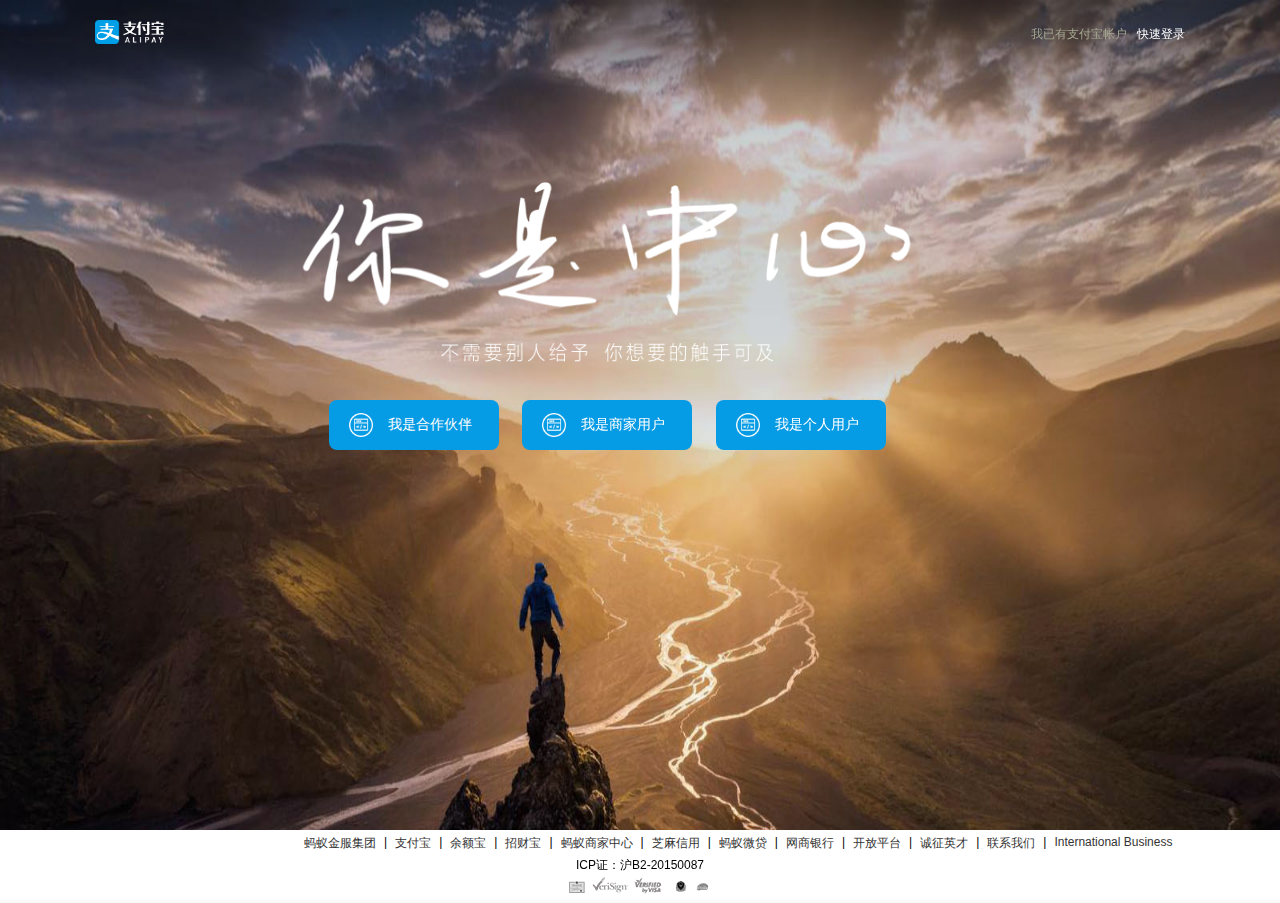
<file: index.html>
<!DOCTYPE html>
<html lang="en">
<head>
    <meta charset="UTF-8">
    <title>知付宝 知托付！</title>
    <link rel="stylesheet" href="css/index_common.css"/>
    <link rel="shortcut icon" type="image/x-icon" href="favicon.ico" class="icon"/>
    <link rel="stylesheet" href="css/index.css"/>
    <link rel="stylesheet" href="css/addLoginBox.css"/>
    <script src="scripts/jquery-1.12.2.js"></script>
    <script src="scripts/index.js"></script>
</head>
<body>
<!--登录背景遮罩层开始-->
<div id="bg" class="login-bg">
    <!-- 登录框开始-->
    <div class="_box">
        <a href="javascript:void(0);" id="_box_close" class="_box_close">x</a>

        <div class="_box2" id="_box2">
            <a href="javascript:void(0);" id="_box2_a"></a>
        </div>
        <div class="_box1" id="_box1">
            <div class="_box1_title">登陆支付宝</div>
            <div class="_box1_user">
                <i class="_box1_user_i fl"></i>
                <input class="fl" type="text" placeholder="邮箱/手机号/淘宝会员名"/>
            </div>
            <div class="_box1_pass">
                <i class="_box1_pass_i fl"></i>
                <input class="fl" type="password"/>
            </div>
            <a href="#" class="_box1_for fr">忘记登陆密码？</a>
            <input type="button" value="登 陆" class="_box1_btn"/>

            <div class="_box1_foot">
                <a href="javascript:void(0);" class="_box1_foot1 fl">淘宝会员登陆</a>
                <a href="javascript:void(0);" class="_box1_foot2 fl">账户激活</a>
                <a href="login.html" class="_box1_foot3 fr">免费注册</a>
            </div>
        </div>
        <div class="_box3">
            <div class="_box3_box">
                <i></i>
            </div>
        </div>
    </div>
    <!-- 登录框结束-->
</div>
<!--登录背景遮罩层结束-->

<!--新的头部LOGO区域-->
<div id="logo">
    <div id="logo_l"><img src="images/logo.png" alt=""/></div>
    <div id="logo_r">
        <span>我已有支付宝帐户</span><a href="javascript:void(0);">快速登录</a>
    </div>
</div>
<!--新的内容区域-->
<div id="img">
    <img src="images/back_4.jpg" alt="" class="pic_4"/>
    <img src="images/back_3.jpg" alt="" class="pic_3"/>
    <img src="images/back_2.jpg" alt="" class="pic_2"/>
    <img src="images/back_1.jpg" alt="" class="pic_1"/>
    <!--*************************************************************-->
</div>
<div class="container">
    <div class="pic"><img src="images/youiscenter.png" alt=""/></div>
    <div class="back_link">
        <!--这里的t第一个和第三个a标签添加伙伴们的链接地址-->
        <a href="enterprise.html" class="r"><i></i><b></b><span>我是合作伙伴</span></a>
        <a href="javascript:void(0);"><i></i><b></b><span>我是商家用户</span></a>
        <a href="person.html" class="l"><i></i><b></b><span>我是个人用户</span></a>

        <div class="father">
            <div class="fat_t pr">
                <a href="shop.html">
                    我是支付宝商家
                    <!--这里也是输入链接-->
                </a>
            </div>
            <div class="fat_b pr">
                <a href="javascript:void(0);">
                    我是口啤商家
                </a>
            </div>
        </div>
    </div>
</div>
<!--***************************************************************************-->
<div class="foot">
    <div class="foot_t">
        <ul>
            <li><a href="javascript:void(0);">蚂蚁金服集团</a></li>
            <li>|</li>
            <li><a href="javascript:void(0);">支付宝</a></li>
            <li>|</li>
            <li><a href="javascript:void(0);">余额宝</a></li>
            <li>|</li>
            <li><a href="javascript:void(0);">招财宝</a></li>
            <li>|</li>
            <li><a href="javascript:void(0);">蚂蚁商家中心</a></li>
            <li>|</li>
            <li><a href="javascript:void(0);">芝麻信用</a></li>
            <li>|</li>
            <li><a href="javascript:void(0);">蚂蚁微贷</a></li>
            <li>|</li>
            <li><a href="javascript:void(0);">网商银行</a></li>
            <li>|</li>
            <li><a href="javascript:void(0);">开放平台</a></li>
            <li>|</li>
            <li><a href="javascript:void(0);">诚征英才</a></li>
            <li>|</li>
            <li><a href="javascript:void(0);">联系我们</a></li>
            <li>|</li>
            <li><a href="javascript:void(0);">International Business</a></li>
        </ul>
    </div>
    <div class="foot_c">
        <span>ICP证：沪B2-20150087</span>
    </div>
    <div class="foot_b">
        <a href="javascript:void(0);" class="a1" target="_blank"></a>
        <a href="javascript:void(0);" class="a2" target="_blank"></a>
        <a href="javascript:void(0);" class="a3" target="_blank"></a>
        <a href="javascript:void(0);" class="a4" target="_blank"></a>
        <a href="javascript:void(0);" class="a5" target="_blank"></a>
    </div>
</div>
</body>
</html>
</file>
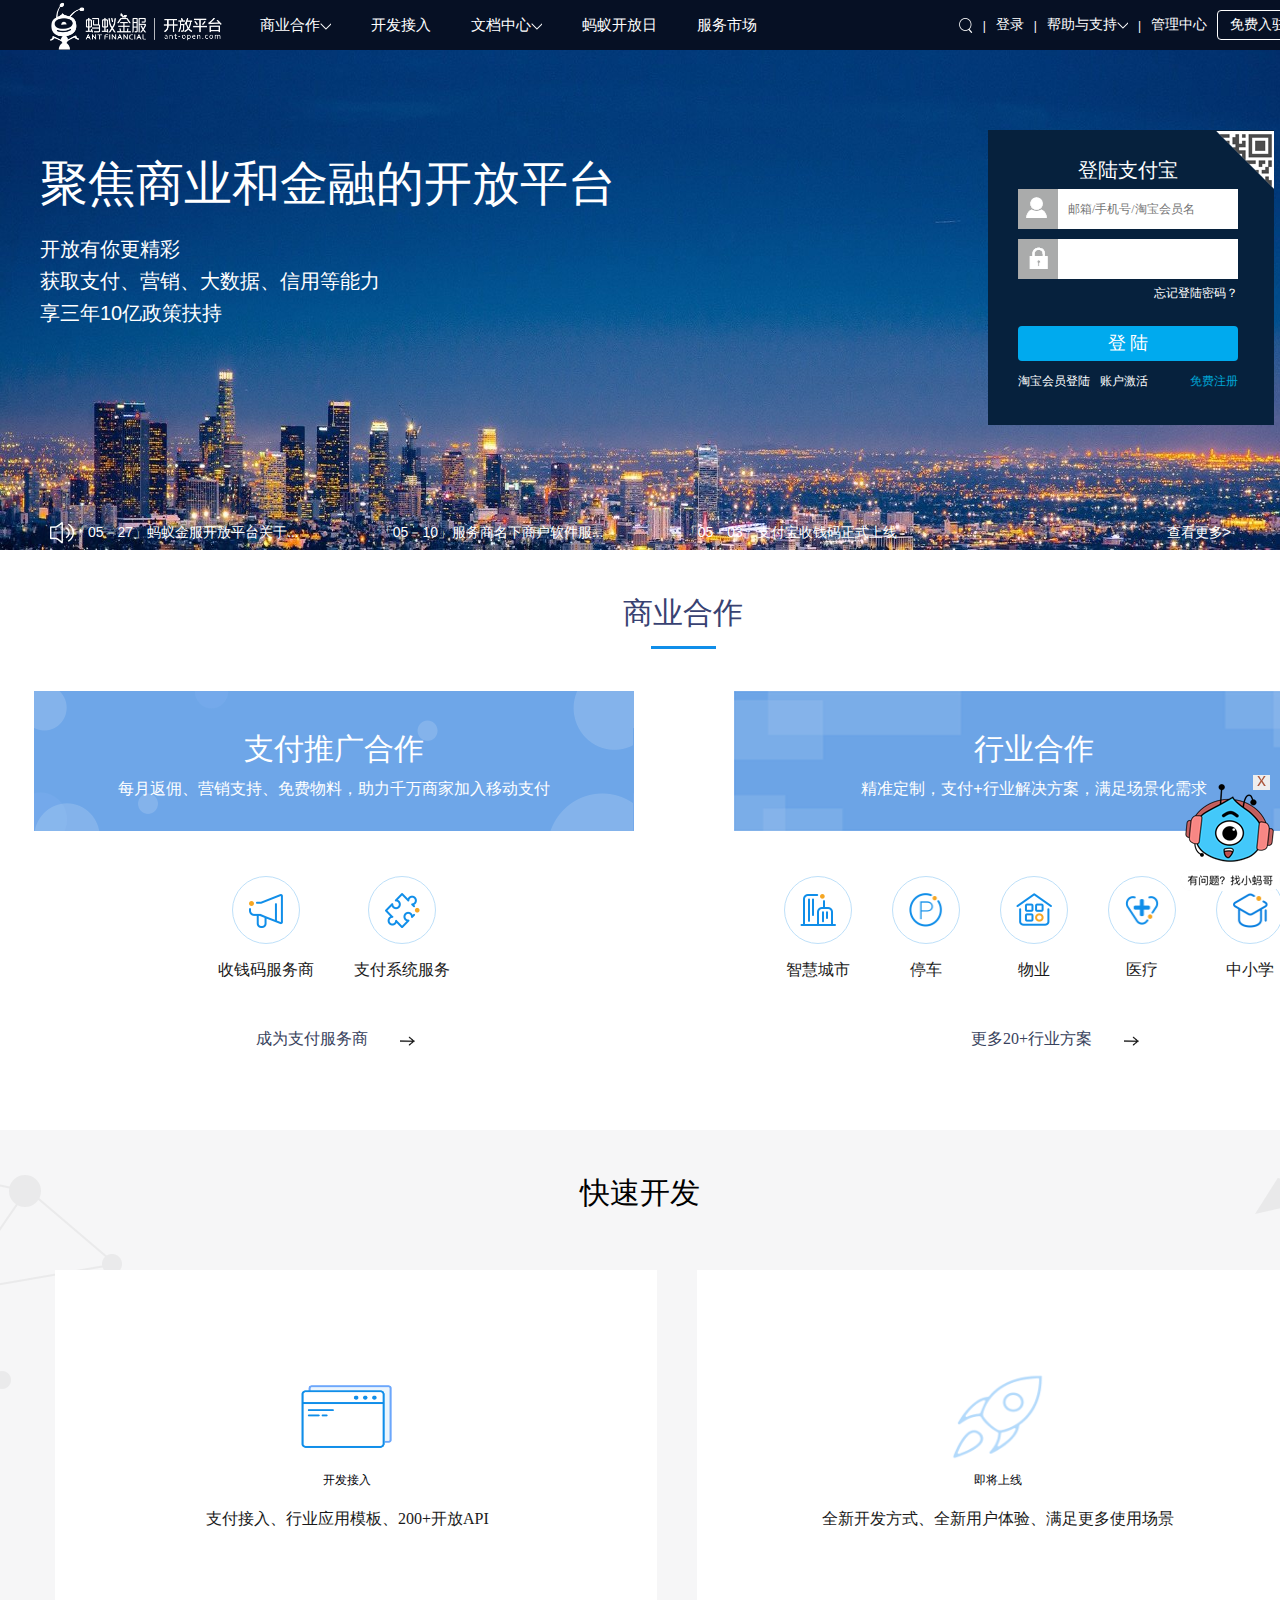
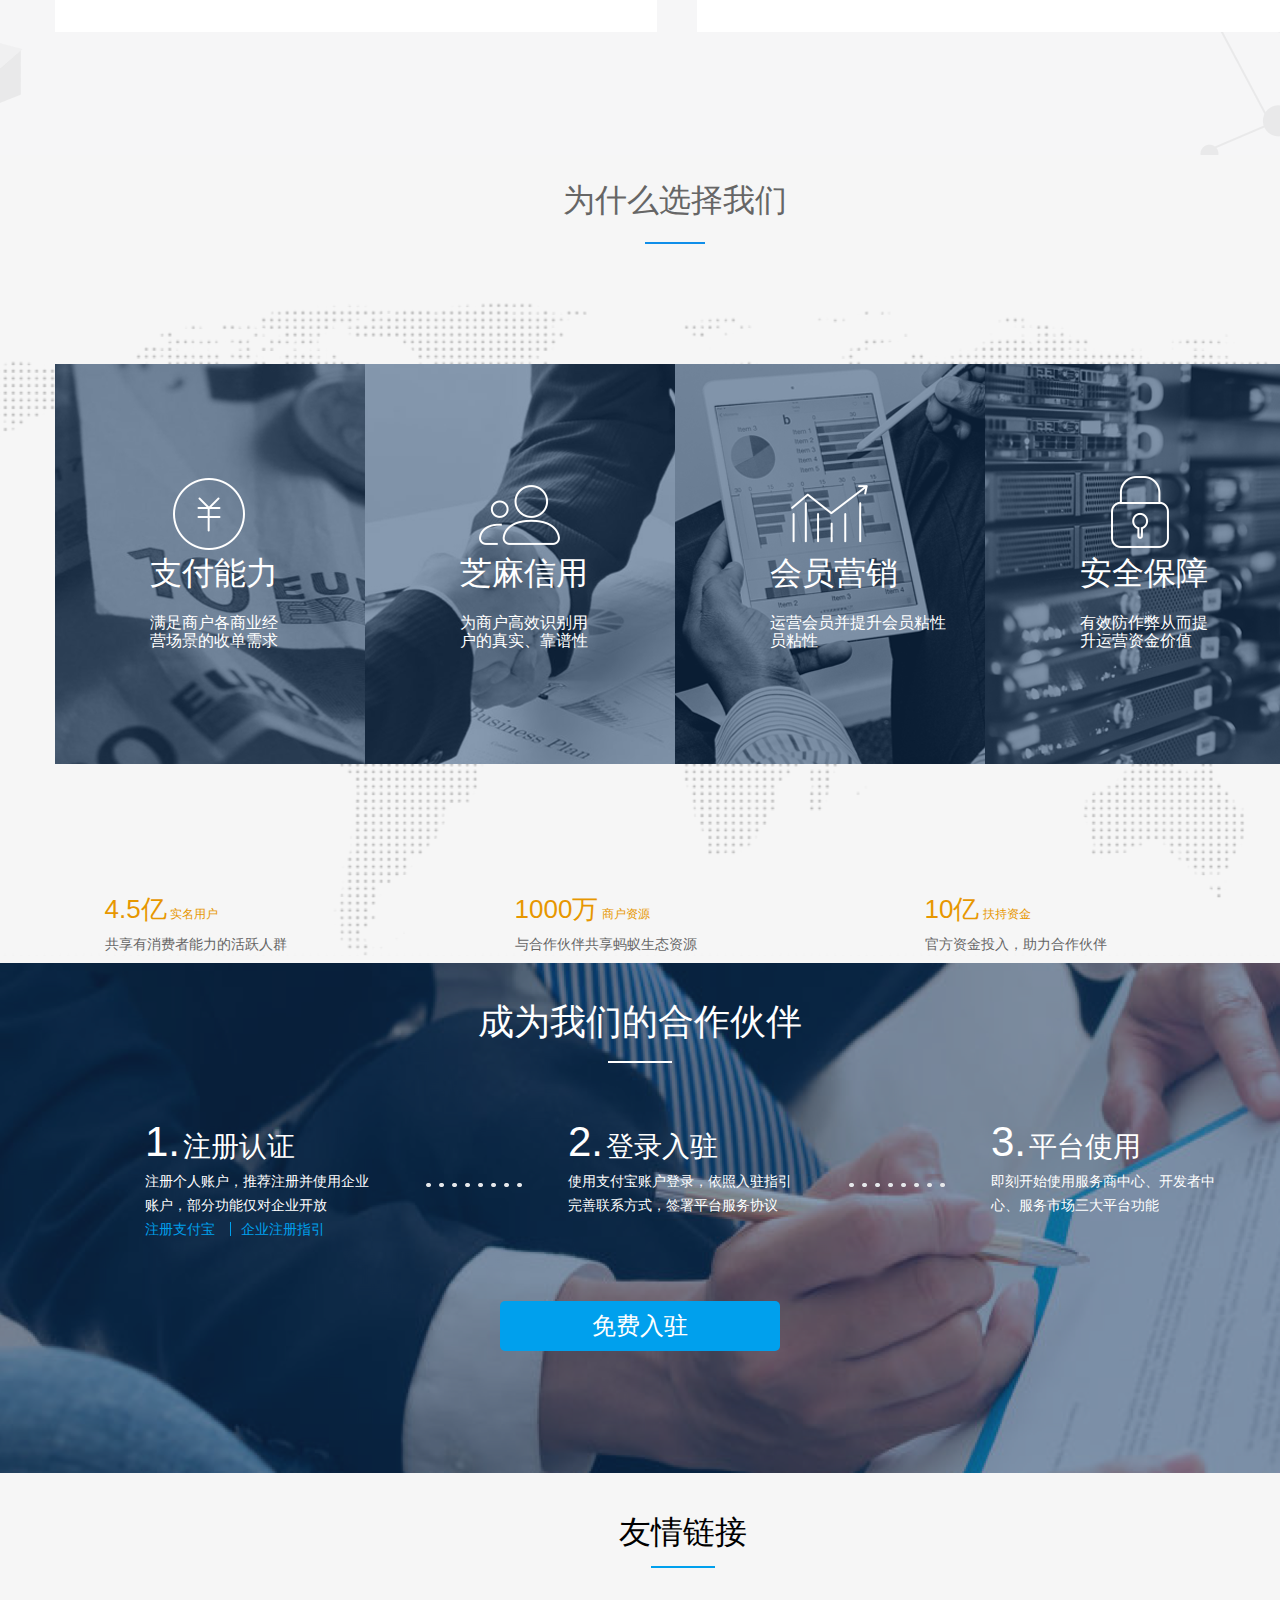
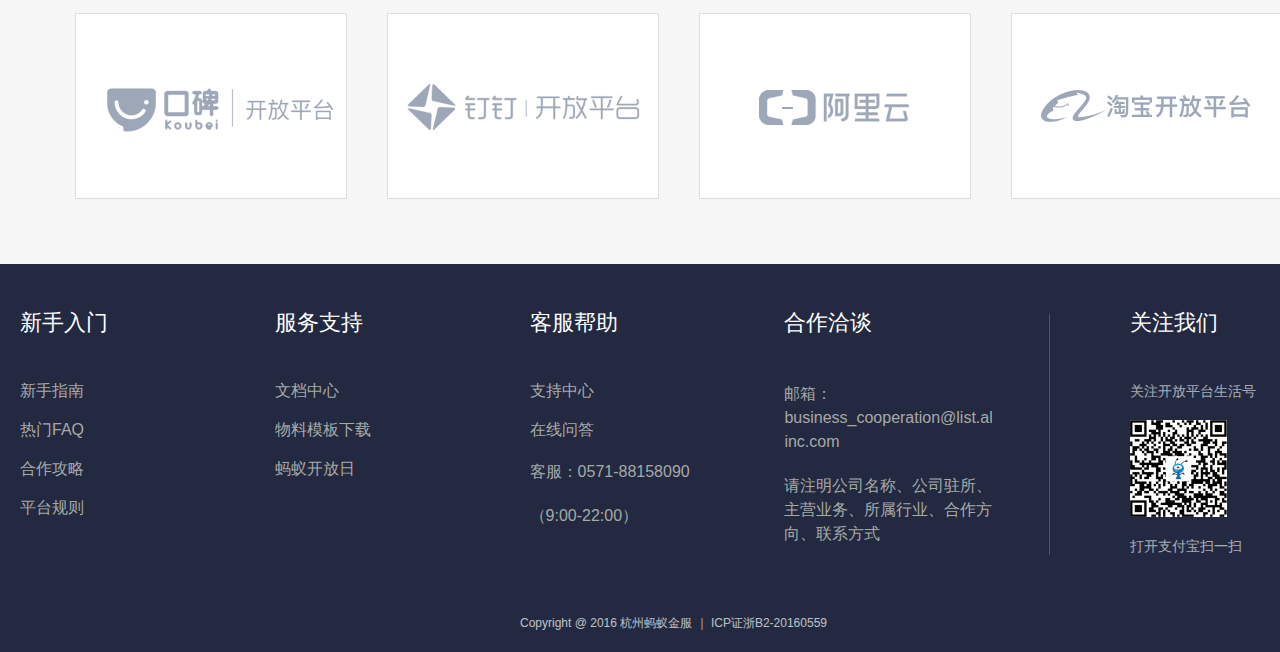
<file: enterprise.html>
<!doctype html>
<html lang="en">
<head>
    <meta charset="UTF-8">
    <title>为什么选择我们</title>
    <link rel="shortcut icon" type="image/x-icon" href="favicon.ico" class="icon"/>
    <link rel="stylesheet" href="css/common.css"/>
    <link rel="stylesheet" href="css/enterprise-1.css"/>
    <link rel="stylesheet" href="css/enterprise-2.css"/>
    <link rel="stylesheet" href="css/enterprise-3.css"/>
    <link rel="stylesheet" href="css/enterprise-4.css"/>
    <script src="scripts/jquery-1.12.2.js"></script>
    <script src="scripts/enterprise-1.js"></script>
    <script src="scripts/enterprise-2.js"></script>
    <script src="scripts/enterprise-3.js"></script>
</head>
<body>
<!--head的开始-->
<div class="head_back banxin">
    <div class="head_back_one">
            <div class="head_bc">
                <!-- 右侧登录盒子开始-->
    <div class="head_login">
        <div class="head_login_box">
            <div class="head_login_box2" id="head_login_box2">
                <a href="javascipt:void(0);" id="head_login_box2_a"></a>
            </div>
            <div class="head_login_box1" id="head_login_box1">
                <div class="head_login_box1_title">登陆支付宝</div>
                <div class="head_login_box1_user">
                    <i class="head_login_box1_user_i fl"></i>
                    <input class="fl" type="text" placeholder="邮箱/手机号/淘宝会员名"/>
                </div>
                <div class="head_login_box1_pass">
                    <i class="head_login_box1_pass_i fl"></i>
                    <input class="fl" type="password"/>
                </div>
                <a href="#" class="head_login_box1_for fr">忘记登陆密码？</a>
                <input type="button" value="登 陆" class="head_login_box1_btn"/>
                <div class="head_login_box1_foot">
                    <a href="#" class="head_login_box1_foot1 fl">淘宝会员登陆</a>
                    <a href="#" class="head_login_box1_foot2 fl">账户激活</a>
                    <a href="#" class="head_login_box1_foot3 fr">免费注册</a>
                </div>
            </div>
            <div class="head_login_box3">
                <div class="head_login_box3_box">
                    <i></i>
                </div>
            </div>
        </div>
    </div>
    <!-- 右侧登录盒子结束-->
                <!-- 底部广告栏 开始-->
                <div class="head_ad_box">
                    <div class="head_ad_box_i fl">
                        <img src="images/enterprise/head/voice.png" alt=""/>
                    </div>
                    <div class="head_ad_box_lis fl">
                        <ul class="fl">
                            <li class="fl"><a href="#"><span>「05－27」</span>蚂蚁金服开放平台关于... </a></li>
                            <li class="fl"><a href="#"><span>「05－10」</span>服务商名下商户软件服...  </a></li>
                            <li class="fl"><a href="#"><span>「05－03」</span>支付宝收钱码正式上线  </a></li>
                            <a href="#" class="head_ad_box_lis_more fr">查看更多></a>
                        </ul>
                    </div>
                </div>
                <!-- 底部广告栏 结束-->
                <img src="images/enterprise/head/back.jpeg" class="head_bc_back" alt=""/>
            </div>
        </a>
    </div>
    <!-- head中的顶部开始-->
    <div class="head_top">
        <!-- head顶部蚂蚁金服logo-->
        <div class="head_top_left_mayi">
            <a href="#">
                <img src="images/enterprise/head/mayi.png" alt="" class="mayi_logo"/>
            </a>
        </div>
        <!-- head顶部的第二个盒子-->
        <div class="head_top_left">
            <ul>
                <li class="head_top_oneli fl"><div class="head_top_left_hezuo_head">
                    <a href="#" class="head_top_left_hezuo">商业合作<img src="images/enterprise/head/xiala.png" alt="" class="common_xiala1"/></a>
                    <div class="head_top_left_xialaBox" style="width: 130px; display: none;">
                        <ul>
                            <li class="head_top_left_xialaBox1"><div><a href="#">支付服务商</a></div></li>
                            <li class="head_top_left_xialaBox1"><div><a href="#">行业解决方案</a></div></li>
                            <li class="head_top_left_xialaBox1"><div><a href="#">春雨计划</a></div></li>
                            <li class="head_top_left_xialaBox1"><div><a href="#">合作攻略</a></div></li>
                        </ul>
                    </div>
                </div></li>
                <li class=" head_top_oneli fl"><div><a href="#">开发接入</a></div></li>
                <li class="head_top_oneli fl"><div class="head_top_left_wendangBigbox"><a href="#" class="head_top_left_wendang">文档中心<img src="images/enterprise/head/xiala.png" alt="" class="common_xiala2"/></a>
                    <div class="head_top_left_wendangxiala" style="width: 120px; display: none;">
                        <ul>
                            <li class="head_top_left_xialaBox1"><div><a href="#">开放文档</a></div></li>
                            <li class="head_top_left_xialaBox1"><div><a href="#">API文档</a></div></li>
                            <li class="head_top_left_xialaBox1"><div><a href="#">规则中心</a></div></li>
                        </ul>
                    </div>
                </div></li>
                <li class="head_top_oneli fl"><div><a href="#">蚂蚁开放日</a></div></li>
                <li class="head_top_oneli fl"><div><a href="#">服务市场</a></div></li>
            </ul>
        </div>
        <!-- head顶部的第三个右边盒子-->
        <div class="head_top_right">
            <ul>
                <li class="head_top_twoli"><div><a href="#" class="head_top_right_one"><img src="images/enterprise/head/sou.png" alt="" class="sou"/></a></div></li>
                <span  class="head_top_right_line fl">|</span>
                <li class="head_top_twoli"><div><a href="#">登录</a></div></li>
                <span class="head_top_right_line fl">|</span>
                <li class="head_top_twoli"><div class="head_top_right_bangzhuBigbox"><a href="#" class="head_top_right_bangzu">帮助与支持<img src="images/enterprise/head/xiala.png" alt="" class="common_xiala3"/></a>
                    <div class="head_top_right_bangzhuBox" style="width: 161px; display:none;">
                        <ul>
                            <li class="head_top_left_xialaBox1"><div><a href="#">支持中心</a></div></li>
                            <li class="head_top_left_xialaBox1"><div><a href="#">在线咨询</a></div></li>
                            <li class="head_top_left_xialaBox1"><div><a href="#">物料模板下载</a></div></li>
                        </ul>
                        <div class="head_top_right_bangzhuBox_hotline">
                            <h3>客服电话</h3>
                            <p>0571-88158090</p>
                            <p style="line-height: 1;font-size: 12px;">服务时间：9:00-22:00</p>
                        </div>
                    </div>
                </div></li>
                <span class="head_top_right_line fl">|</span>
                <li class="head_top_twoli"><div><a href="#">管理中心</a></div></li>
                <li class="head_top_twoli head_top_right_lastone"><div><a href="#">免费入驻</a></div></li>
            </ul>
        </div>
    </div>
    <!--head的标题banner栏开始 -->
    <div class="head_banner">
        <a href="#" class="head_banner_topA">
            <div class="head_banner_main">聚焦商业和金融的开放平台</div>
            <div class="head_banner_two">开放有你更精彩</div>
            <div class="head_banner_three">获取支付、营销、大数据、信用等能力
                <br/>
                享三年10亿政策扶持
            </div>
        </a>
    </div>
</div>
<!--商业合作 cooperation-->
<!--顶部标签begin-->
<div class="cooperation banxin">
    <div class="cooperation_partener">
        <h1>商业合作</h1>
        <span></span>
    </div>
    <!--顶部标签end-->
    <div class="expand">
        <!--左边begin-->
        <div class="expand_left fl">
            <div class="p1 ">
                <h1>支付推广合作</h1>
                <p>每月返佣、营销支持、免费物料，助力千万商家加入移动支付</p>
            </div>
            <div class="expand_left_b">
                <ul>
                    <li class="ling fl">
                        <a href="">
                            <div class="yuan">
                                <img src="images/enterprise/doiLzSkxGLFealqembtg.png" alt=""/>
                            </div>
                            <p>收钱码服务商</p>
                        </a>
                    </li>
                    <li class="zhifu fl">
                        <a href="">
                            <div class="yuan">
                                <img src="images/enterprise/iacHTporbUlLGWkTRNMp.png" alt=""/>
                            </div>
                            <p>支付系统服务</p>
                        </a>
                    </li>
                    <div class="arrow">
                        <a href="" class="suc" >成为支付服务商 </a><img src="images/enterprise/EJYotJbrhFjwrqDMkejY.png" alt=""/>
                    </div>



                </ul>
            </div>
        </div>
        <!--左边end-->
        <!--右边begin-->
        <div class="expand_right fr">
            <div class="p2 ">
                <h1>行业合作</h1>

                <p>精准定制，支付+行业解决方案，满足场景化需求</p>
            </div>
            <div class="expand_right_b">
                <ul>
                    <li class="zhifu fl">
                        <a href="">
                            <div class="yuan">
                                <img src="images/enterprise/0fb01c1c-1225-4769-9d2d-3c2b7ad51059.png" alt=""/>
                            </div>
                            <p>智慧城市</p>
                        </a>
                    </li>
                    <li class="zhifu fl">
                        <a href="">
                            <div class="yuan">
                                <img src="images/enterprise/pVgESbUfXzXKHATpTsau.png" alt=""/>
                            </div>
                            <p>停车</p>
                        </a>
                    </li>
                    <li class="zhifu fl">
                        <a href="">
                            <div class="yuan">
                                <img src="images/enterprise/7933c441-e730-4b6a-9bea-57fd447db9aa.png" alt=""/>
                            </div>
                            <p>物业</p>
                        </a>
                    </li>
                    <li class="zhifu fl">
                        <a href="">
                            <div class="yuan">
                                <img src="images/enterprise/YxcUpYGzGQtjkshxdrsq.png" alt=""/>
                            </div>
                            <p>医疗</p>
                        </a>
                    </li>
                    <li class="zhifu fl">
                        <a href="">
                            <div class="yuan">
                                <img src="images/enterprise/nISCTSbiPBFcrkDbVmUu.png" alt=""/>
                            </div>
                            <p>中小学</p>
                        </a>
                    </li>
                    <div class="arrow">
                        <a href="" class="suc">更多20+行业方案 </a><img src="images/enterprise/EJYotJbrhFjwrqDMkejY.png" alt=""/>
                    </div>
                </ul>
            </div>
        </div>
        <!--右边end-->
    </div>
</div>
<!--主体end-->


<!--快速开发 develop-->
<div class="develop banxin">
    <!--title开始-->
    <div class="develop_title">
        <h1>快速开发</h1>
        <span></span>
    </div>
    <!--title结束-->
    <!--content开始-->
    <div class="develop_content">
        <div class="develop_content_l fl">
            <!--<img src="images/enterprise/qeWdCQvegKBPRrqfWytQ.png" alt=""/>-->
            <div class="develop_content_l_p">
                <img src="images/enterprise/qeWdCQvegKBPRrqfWytQ.png" alt=""/>
                <h1>开发接入</h1>
                <p >支付接入、行业应用模板、200+开放API</p>
                <div class="develop_arrow">
                    <a href="" class="suc" >查看详情 </a><img src="images/enterprise/EJYotJbrhFjwrqDMkejY.png" alt=""/>
                </div>
            </div>
        </div>
        <div class="develop_content_r fl">
            <div class="develop_content_r_p">
                <img src="images/enterprise/gakiZNAdiLqiJFscwfYh.png" alt=""/>
                <h1>即将上线</h1>
                <p>全新开发方式、全新用户体验、满足更多使用场景</p>
            </div>
        </div>
    </div>
</div>
<!--为什么选择我们>>why<<   模块开始-->
<div class="content why_content banxin">
    <!-- 顶部标题栏  开始-->
    <div class="why_title">
        <div class="why_height"></div>
        <div class="why_txt">为什么选择我们</div>
        <div class="why_line"></div>
    </div>
    <!-- 顶部标题栏  结束-->
    <!-- 中间轮播图 开始-->
    <div class="why_map">
        <div class="why_lis " id="why_lis">
            <ul class="why_list">
                <li class="why_one fl">
                    <div class="why_one_old" id="why_one_old">
                        <div class="why_one_old_i">
                            <img src="images/enterprise/why/one2.png" alt=""/>
                        </div>
                        <div class="why_one_old_t">支付能力</div>
                        <div class="why_one_old_p"><p>满足商户各商业经</p><p>营场景的收单需求</p></div>
                    </div>
                    <div class="why_one_new " id="why_one_new">
                        <a href="">
                            <div class="why_one_new_t">支付能力</div>
                            <div class="why_one_new_line"></div>
                            <div class="why_one_new_p">适用于商家在移动端网页应用中集成支付宝支付功能 ，商户扫消费者二维码收款，消费者扫商户二维码付款，商户APP集成支付宝提供的SDK，通过SDK跳转到支付宝中完成支付，支付完后跳回商户APP内，展示支付结果</div>
                            <div class="why_one_new_i">
                                <img src="images/enterprise/why/one1.png" alt=""/>
                            </div>
                        </a>
                    </div>
                </li>
                <li class="why_two fl">
                    <div class="why_two_old" id="why_two_old">
                        <div class="why_two_old_i">
                            <img src="images/enterprise/why/two2.png" alt=""/>
                        </div>
                        <div class="why_two_old_t">芝麻信用</div>
                        <div class="why_two_old_p"><p>为商户高效识别用</p><p>户的真实、靠谱性</p></div>
                    </div>
                    <div class="why_two_new" id="why_two_new">
                        <a href="">
                            <div class="why_two_new_t">芝麻信用</div>
                            <div class="why_two_new_line"></div>
                            <div class="why_two_new_p">通过云计算、机器学习等技术客观呈现个人和企业的信用状况，已经形成芝麻信用评分、芝麻信用元素表、行业关注名单、反欺诈等全产品线</div>
                            <div class="why_two_new_i">
                                <img src="images/enterprise/why/two1.png" alt=""/>
                            </div>
                        </a>
                    </div>
                </li>
                <li class="why_three fl">
                    <div class="why_three_old" id="why_three_old">
                        <div class="why_three_old_i">
                            <img src="images/enterprise/why/three2.png" alt=""/>
                        </div>
                        <div class="why_three_old_t">会员营销</div>
                        <div class="why_three_old_p"><p>运营会员并提升会员粘性</p><p>员粘性</p></div>
                    </div>
                    <div class="why_three_new " id="why_three_new">
                        <a href="">
                            <div class="why_three_new_t">会员营销</div>
                            <div class="why_three_new_line"></div>
                            <div class="why_three_new_p">商户对会员分层做活动，从页面-活动形式-发放权益-券展示-核销一体化</div>
                            <div class="why_three_new_i">
                                <img src="images/enterprise/why/three1.png" alt=""/>
                            </div>
                        </a>
                    </div>
                </li>
                <li class="why_four fl">
                    <div class="why_four_old" id="why_four_old">
                        <div class="why_four_old_i">
                            <img src="images/enterprise/why/four2.png" alt=""/>
                        </div>
                        <div class="why_four_old_t">安全保障</div>
                        <div class="why_four_old_p"><p>有效防作弊从而提</p><p>升运营资金价值</p></div>
                    </div>
                    <div class="why_four_new " id="why_four_new">
                        <a href="">
                            <div class="why_four_new_t">安全保障</div>
                            <div class="why_four_new_line"></div>
                            <div class="why_four_new_p">防黄牛（医疗、3C新品上线、火车票等）、防骗贷（金融）、防垃圾注册 有效识别存在机器注册、恶意刷单、黄牛抢购等问题的手机号。防作弊、防刷单、防黄牛</div>
                            <div class="why_four_new_i">
                                <img src="images/enterprise/why/four1.png" alt=""/>
                            </div>
                        </a>
                    </div>
                </li>
                <li class="why_five fl">
                    <div class="why_five_old" id="why_five_old">
                        <div class="why_five_old_i">
                            <img src="images/enterprise/why/five2.png" alt=""/>
                        </div>
                        <div class="why_five_old_t">金融理财</div>
                        <div class="why_five_old_p"><p>为商户流动资金创</p><p>造更大价值</p></div>
                    </div>
                    <div class="why_five_new " id="why_five_new">
                        <a href="">
                            <div class="why_five_new_t">金融理财</div>
                            <div class="why_five_new_line"></div>
                            <div class="why_five_new_p">企业客户的“余额宝”版：通过对接开放平台的标准化接口，商家、企业可以按照自己的业务流程，量身订做的将余利宝的申购、赎回、收益查询嵌入到自身业务中，实现资金收益最大化。</div>
                            <div class="why_five_new_i">
                                <img src="images/enterprise/why/five1.png" alt=""/>
                            </div>
                        </a>
                    </div>
                </li>
            </ul>
        </div>
        <!-- 中间轮播图 结束-->
        <!-- 左右按钮 开始-->
        <div class="why_arr" id="why_arr">
            <span class="why_arr_l"><</span>
            <span class="why_arr_r">></span>
        </div>
        <!-- 左右按钮 结束-->
        <div class="clearfix"></div>
        <!-- 底部栏 开始-->
        <div class="why_foot">
            <div class="why_foot_one fl">
                <div class="why_foot_one_box">
                    <span class="why_foot_one_box_title">4.5亿</span>
                    <span class="why_foot_one_box_user">实名用户</span>
                </div>
                <div class="why_foot_one_tips">共享有消费者能力的活跃人群</div>
            </div>
            <div class="why_foot_two fl">
                <div class="why_foot_two_box">
                    <span class="why_foot_two_box_title">1000万</span>
                    <span class="why_foot_two_box_user">商户资源</span>
                </div>
                <div class="why_foot_two_tips">与合作伙伴共享蚂蚁生态资源</div>
            </div>
            <div class="why_foot_three fl">
                <div class="why_foot_three_box">
                    <span class="why_foot_three_box_title">10亿</span>
                    <span class="why_foot_three_box_user">扶持资金</span>
                </div>
                <div class="why_foot_three_tips">官方资金投入，助力合作伙伴</div>
            </div>
        </div>
        <!-- 底部栏 开始-->
    </div>
</div>
<!--为什么选择我们>>why<<   模块结束-->
<!--成为我们的合作伙伴模块开始-->
<div class="partner banxin" id="partner">
    <div class="partner_title">
        <div class="partner_catitle">成为我们的合作伙伴</div>
        <div class="partner_line"></div>
    </div>
    <div class="partner_list">
        <ul class="clearfix list_ul">
            <li class="list_lione">
                <div class="list_title">
                    <span class="list_num">1.</span>
                    <span class="list_con">注册认证</span>
                </div>
                <div class="list_tips">
                    <p>注册个人账户，推荐注册并使用企业账户，部分功能仅对企业开放</p>
                </div>
                <div class="list_link">
                    <a href="javascript:;">注册支付宝</a>
                    <a href="javascript:;" class="list_link_right">企业注册指引</a>
                </div>
            </li>
            <li class="list_litwo">
                <div class="list_title">
                    <span class="list_num">2.</span>
                    <span class="list_con">登录入驻</span>
                </div>
                <div class="list_tips">
                    <p>使用支付宝账户登录，依照入驻指引完善联系方式，签署平台服务协议</p>
                </div>

            </li>
            <li class="list_lithree">
                <div class="list_title">
                    <span class="list_num">3.</span>
                    <span class="list_con">平台使用</span>
                </div>
                <div class="list_tips">
                    <p>即刻开始使用服务商中心、开发者中心、服务市场三大平台功能</p>
                </div>
            </li>
        </ul>
    </div>
    <div class="partner_btn">
        <a href="javascript:;">免费入驻</a>
    </div>
</div>
<!--成为我们的合作伙伴模块结束-->

<!--友情链接开始-->
<div class="links banxin">
    <div class="links_title">
        <div class="links_catitle">友情链接</div>
        <div class="links_line"></div>
    </div>
    <div class="links_banner">
        <ul class="links_banner_ul clearfix">
            <li><a href="javascript:;"><img src="images/enterprise/links-kb.png" alt=""/></a></li>
            <li><a href="javascript:;"><img src="images/enterprise/links-dd.png" alt=""/></a></li>
            <li><a href="javascript:;"><img src="images/enterprise/links-aly.png" alt=""/></a></li>
            <li><a href="javascript:;"><img src="images/enterprise/links-tb.png" alt=""/></a></li>
        </ul>
    </div>
</div>
<!--友情链接结束-->

<!--底部footer开始-->
<div class="foot banxin">
    <div class="foot_content">
        <div class="foot_content_left clearfix">
            <ul class="foot_content_left_ul clearfix">
                <li class="foot_content_left_li">
                    <div class="foot_content_left_item">
                        <div class="foot_content_left_name">新手入门</div>
                        <div class="foot_content_left_subitem">
                            <ul>
                                <li class="foot_content_left_subli">
                                    <a href="javascript:;">新手指南</a>
                                </li>
                                <li class="foot_content_left_subli">
                                    <a href="javascript:;">热门FAQ</a>
                                </li>
                                <li class="foot_content_left_subli">
                                    <a href="javascript:;">合作攻略</a>
                                </li>
                                <li class="foot_content_left_subli">
                                    <a href="javascript:;">平台规则</a>
                                </li>
                            </ul>
                        </div>
                    </div>

                </li>
                <li class="foot_content_left_li">
                    <div class="foot_content_left_item">
                        <div class="foot_content_left_name">服务支持</div>
                        <div class="foot_content_left_subitem">
                            <ul>
                                <li class="foot_content_left_subli">
                                    <a href="javascript:;">文档中心</a>
                                </li>
                                <li class="foot_content_left_subli">
                                    <a href="javascript:;">物料模板下载</a>
                                </li>
                                <li class="foot_content_left_subli">
                                    <a href="javascript:;">蚂蚁开放日</a>
                                </li>

                            </ul>
                        </div>
                    </div>

                </li>
                <li class="foot_content_left_li">
                    <div class="foot_content_left_item">
                        <div class="foot_content_left_name">客服帮助</div>
                        <div class="foot_content_left_subitem">
                            <ul>
                                <li class="foot_content_left_subli">
                                    <a href="javascript:;">支持中心</a>
                                </li>
                                <li class="foot_content_left_subli">
                                    <a href="javascript:;">在线问答</a>
                                </li>
                                <li class="foot_content_left_subli">
                                    <span>客服：0571-88158090</span>
                                </li>
                                <li class="foot_content_left_subli">
                                    <span>（9:00-22:00）</span>
                                </li>
                            </ul>
                        </div>
                    </div>

                </li>
                <li class="foot_content_left_li">
                    <div class="foot_content_left_item">
                        <div class="foot_content_left_name">合作洽谈</div>
                        <div class="foot_content_left_subitem">
                            <ul>
                                <li class="foot_content_left_subli">
                                    <span>邮箱：business_cooperation@list.alibaba-inc.com</span>
                                </li>
                                <li class="foot_content_left_subli">
                                    <span>请注明公司名称、公司驻所、主营业务、所属行业、合作方向、联系方式</span>
                                </li>
                            </ul>
                        </div>
                    </div>

                </li>
            </ul>
        </div>
        <div class="foot_content_right">
            <div class="foot_content_right_title">关注我们</div>
            <div class="foot_content_right_item">关注开放平台生活号</div>
            <div class="foot_content_right_img">
                <img src="images/enterprise/foot.png" alt=""/>
            </div>
            <div class="foot_content_right_item">打开支付宝扫一扫</div>
        </div>
    </div>
    <div class="foot_Copyright">
        Copyright @ 2016 杭州蚂蚁金服 ｜ ICP证浙B2-20160559
    </div>
</div>
<!--底部footer结束-->
<!-- 末尾小蚂蚁开始 -->
<div class="xiaomayi">
	<a class="xiaomayi_close" id="xiaomayi_close" href="javascript:void(0)">x</a>
	<a href="#">
		<img src="images/enterprise/why/mayi.png" height="116" width="100" alt="">
	</a>
</div>
<!-- 末尾小蚂蚁结束 -->

</body>
</html>
</file>
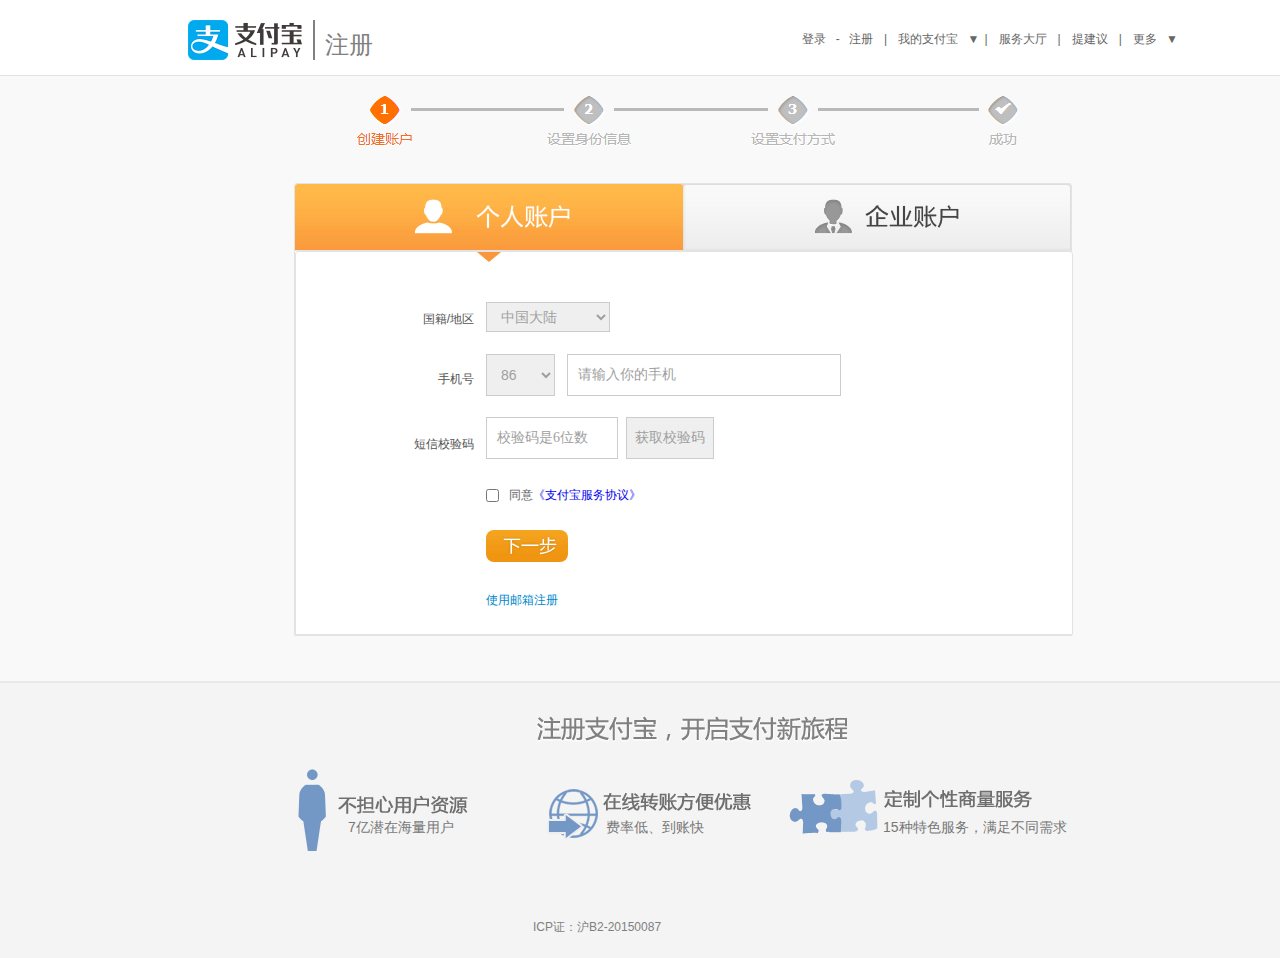
<file: login.html>
<!DOCTYPE html>
<html>
<head lang="en">
    <meta charset="UTF-8">
    <title>注册</title>
    <link rel="stylesheet" href="css/login_common.css"/>
    <link rel="stylesheet" href="css/login.css"/>
    <script src="scripts/jquery-1.12.2.js"></script>
    <script>
        $(function () {
            $(".login_top_left a").on("click", function () {
                 $(this).css({"background":"url(images/login/i.png) 0 0 no-repeat"});
                $(".login_top_right a").css({background:"url(images/login/i.png)-388px 0 no-repeat"})
                $(".arress-1").show();
                $(".arress-2").hide();
                $(".login_bottom").show();
                $(".login_bottom_hide").hide();

            });
            $(".login_top_right a").on("click", function () {
                $(this).css({background:"url(images/login/i2.png) -388px 0 no-repeat"});
                $(".login_top_left a").css({background:"url(images/login/i2.png) 0 0 no-repeat"})
                $(".arress-2").show();
                $(".arress-1").hide();
                $(".login_bottom").hide();
                $(".login_bottom_hide").show();

            })
            $(".login_bottom_hide_last").on("click",function(){
                        $(".zbzl").slideToggle(1000);
            })
            $("#daju1").hover(function () {
                $(".dajul").show();
            }, function () {
                $(".dajul").hide();
            })
            $("#daju2").hover(function () {
                $(".daju2").show();
            }, function () {
                $(".daju2").hide();
            })
        })
    </script>
</head>
<body>
<!--头部开始-->
<div class="header banxin">
    <div class="header_son w">
        <div class="header_son_left fl">
            <a href="#"><img src="images/login/zhifubao.png" alt=""/></a>
            <span>注册</span>
        </div>
        <div class="header_son_right fr">
            <ul class="headerson">
                <li><a href="#">登录</a> - <a href="#">注册</a></li>
                <li class="shuxian">|</li>
                <li id="daju1"><a href="#">我的支付宝</a>
                    <span class="daosanjiao">▼</span>
                    <div class="dajul">
                        <div>账户管理</div>
                        <div>交易记录</div>
                        <div>安全中心</div>
                        <div>交易中心</div>
                    </div>
                </li>
                <li class="shuxian">|</li>
                <li><a href="#">服务大厅</a></li>
                <li class="shuxian">|</li>
                <li><a href="#">提建议</a></li>
                <li class="shuxian">|</li>
                <li id="daju2"><a href="#">更多</a>
                    <span class="daosanjiao">▼</span>
                    <div class="daju2">
                        <div>无线支付</div>
                        <div>理财专区</div>
                        <div>专区商家</div>
                        <div>放回支付宝首页</div>
                    </div>
                    <ul class="dajul">
                        <li></li>
                        <li></li>
                        <li></li>
                        <li></li>
                    </ul>
                </li>
            </ul>
        </div>
    </div>
</div>
<!--头部结束-->
<div class="tupian banxin">
    <img src="images/login/1234.png" alt=""/>
</div>
<!--登录开始-->

<div class="login w banxin">
    <div class="login_top">
        <div class="login_top_left fl">
            <a href="javascript:;" id="login_top_left a"></a>
            <i class="arress-1"></i>
        </div>
        <div class="login_top_right fr">
            <a href="javascript:;"></a>
            <i class="arress-2"></i>
        </div>
    </div>
    <div class="login_bottom">
        <div class="login_bottom_left fl">
            <span>国籍/地区</span>
            <span>手机号</span>
            <span>短信校验码</span>
        </div>
        <div class="login_bottom_right fr">
            <div class="shoujihao1" id="sj1">
                <em></em>
                <span>输入的手机号将作为账户名</span>
            </div>
            <div class="shoujihao2" id="sj2">
                <em></em>
                <span>检验码是6位数</span>
            </div>
            <select name="" id="select1">
                <option value="dalu">中国香港</option>
                <option value="dalu" selected="selected">中国大陆</option>
                <option value="dalu">中国台湾</option>
            </select>
            <select name="" id="select2">
                <option value="dalu">86</option>
                <option value="dalu">85</option>
                <option value="dalu">84</option>
            </select>
            <input type="text" value="请输入你的手机" class="inp1"/>
            <input type="text" value="校验码是6位数" class="inp2"/>
            <input type="button" value="获取校验码" class="inp3"/>
            <input type="checkbox" value="同意" class="inp4">
            <span class="sure"><span>同意</span><a href="#">《支付宝服务协议》</a></span>
            <input type="button" value="" class="inp5"/>
            <a href="#" class="youxiang">使用邮箱注册</a>
        </div>
        <script>
            $(function () {
                $(".inp1").on("focus", function () {
                    $(this).css("border-color","#0289c9")
                    $("#sj1").show();
                    if($(this).val() == "请输入你的手机"){
                        $(this).val("");
                    }
                }).on("blur", function () {
                    var  a  =  $(this).val()
                    var reg = /^(13[0-9]|14[57]|15[0-35-9]|17[03678]|18[0-35-9])\d{8}$/
                   if(reg.test(a)&& a.length>6&& a.length<14){
                       $("#sj1 em").css("background","url(images/login/1COYhD8EL6.png) -8px 0 no-repeat");
                       $("#sj1 span").text("")
                   }else{
                       $(this).css("border-color","red");
                       $(".shoujihao1").css("border-color","red")
                       $("#sj1 em").css("background","url(images/login/1COYhD8EL6.png) -64px -77px no-repeat");
                       $("#sj1 span").text("手机号码格式不正确，请重新输入")

                   }
                    if(a == ""){
                        $(".shoujihao1").hide();
                        $(".inp1").css("border-color","#ccc");
                        $(".inp1").val("请输入你的手机")
                    }
                })
                $(".inp2").on("focus", function () {
                    $(this).css("border-color","#0289c9")
                    $("#sj2").show();
                    if($(this).val() == "校验码是6位数"){
                        $(this).val("");
                    }
                }).on("blur", function () {
                    var  a  =  $(this).val()
                    var reg = /^([0-9])\d{5}$/
                    if(reg.test(a)){
                        $("#sj2 em").css("background","url(images/login/1COYhD8EL6.png) -8px 0 no-repeat");
                        $("#sj2 span").text("")
                    }else{
                        $(this).css("border-color","red");
                        $(".shoujihao2").css("border-color","red")
                        $("#sj2 em").css("background","url(images/login/1COYhD8EL6.png) -64px -77px no-repeat");
                        $("#sj2 span").text("格式不正确，请重新输入")

                    }
                    if(a == ""){
                        $(".shoujihao2").hide();
                        $(".inp2").css("border-color","#ccc");
                        $(".inp2").val("校验码是6位数")
                    }
                })

            })
        </script>
    </div>
    <div class="login_bottom_hide">
        <div class="login_bottom_hide_1 ">
            <span class="fl">账户名</span>
            <input type="text" value="请输入邮箱" class="fr"/>
        </div>
        <div class="login_bottom_hide_2 ">
            <span class="fl">验证码</span>
            <input type="text" value="请属于验证码" class="fl"/>

            <div class="fr"></div>
        </div>
        <div class="login_bottom_hide_3 ">
            <input type="checkbox" class="fl"/>
            <span class="fl">我同意</span>
            <a href="#" class="fl">支付宝服务协议</a>
        </div>
        <input type="button" class="next" value="下一步"/>

        <div class="login_bottom_hide_4 ">
            <a href="#">港澳台及海外企业注册></a>
        </div>
        <div class="login_bottom_hide_5">
            <span>金融机构注册请致电 &nbsp;0571-88158090</span>
        </div>
        <div class="login_bottom_hide_last">
            <a href="javascript:;">注册前需要什么资料？</a>
        </div>
        <div class="zbzl ">
            <h3>注册前需要准备：<span>影印件必须为彩色原件的扫描件或数码照</span></h3>
            <ul>
                <li><a href="">营业执照影印件</a></li>
                <li>对公银行账户，可以是基本户或一般户</li>
                <li>
                    法定代表人的
                    <a href="#">身份证影印件</a>
                </li>
            </ul>
            <ul>
                <li>你的
                    <a href="#">身份证影印件</a>
                </li>
                <li>
                    企业委托书，必须盖有公司公章或者财务专用章，不能是合同/业务专用章
                    <a href="#" class="yansse">查看模板</a>
                </li>
            </ul>
        </div>
    </div>
</div>
<!--登录结束-->
<!--底部开始-->
<div class="fooler banxin">
    <div class="fooler_one ">
        <h2>注册支付宝，开启支付新旅程</h2>
    </div>
    <div class="clearfix w fooler_two" >
        <div class="fooler-a">
            <span>7亿潜在海量用户</span>
        </div>
        <div class="fooler-b">
            <span>费率低、到账快</span>
        </div>
        <div class="fooler-c">
            <span>15种特色服务，满足不同需求</span>
        </div>
    </div>
    <div class="fooler-d w ">
        <a href="#">ICP证：沪B2-20150087</a>
    </div>

</div>
<!--底部结束-->
</body>
</html>
</file>
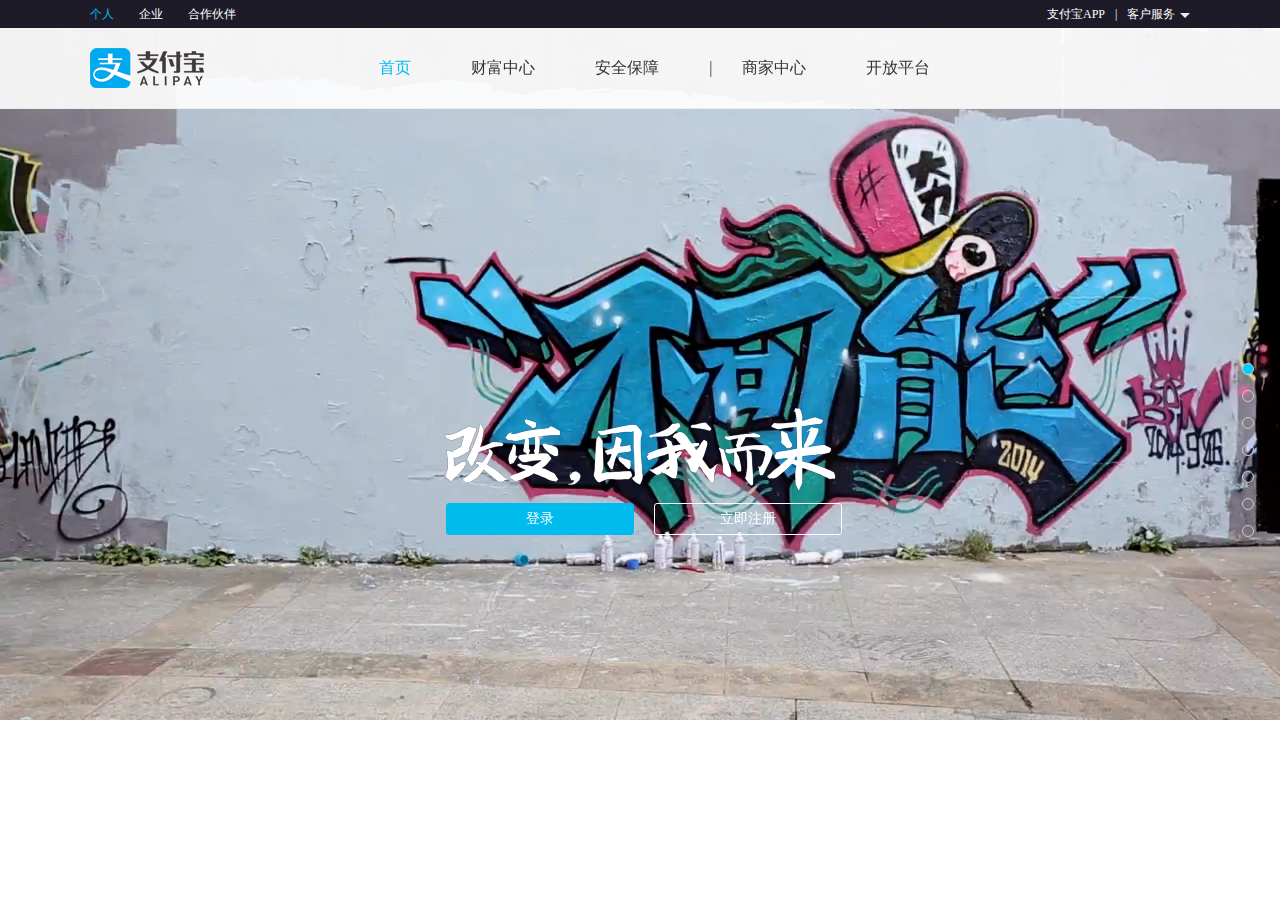
<file: person.html>
<!doctype html>
<html lang="en">
<head>
    <meta charset="UTF-8">
    <title>支付宝 知托付!</title>
    <!-- 字体图标-->
    <link rel="shortcut icon" type="image/x-icon" href="favicon.ico" class="icon"/>
    <link rel="stylesheet" type="text/css" href="css/person_iconfont.css">
    <!-- 公共模块-->
    <link rel="stylesheet" href="css/common.css"/>
    <!-- 人物模块-->
    <link rel="stylesheet" href="css/person.css"/>
    <!-- 登录模块-->
    <link rel="stylesheet" href="css/addLoginBox.css"/>

    <script src="scripts/jquery-1.12.2.js"></script>
    <script src="scripts/jquery-3.2.1.js"></script>
    <script src="scripts/person.js"></script>
    <script src="scripts/addLoginBox.js"></script>
</head>
<body>
<!-- 头部开始 -->
<div class="head">
    <!-- 顶部栏开始 -->
    <div class="head_top">
        <ul class="head_top_left fl">
            <li><a href="#">个人</a></li>
            <li><a href="shop.html">企业</a></li>
            <li><a href="enterprise.html">合作伙伴</a></li>
        </ul>
        <ul class="head_top_right fr">
            <li><a href="javascript:void(0);">支付宝APP</a></li>
            <li>|</li>
            <li class="pr" id="head_top_service">
                <a href="javascript:void(0);">客户服务</a><i class="head_top_arrowDown"></i>
                <ul class="head_top_downList po">
                    <li><a href="javascript:void(0);">服务大厅</a></li>
                    <li><a href="javascript:void(0);">自助服务</a></li>
                    <li><a href="javascript:void(0);">提建议</a></li>
                </ul>
            </li>
        </ul>
    </div>
    <!-- 顶部栏结束 -->
    <!-- 导航栏开始 -->
    <div class="head_nav pr">
        <h1 class="head_nav_logo fl">支付宝</h1>
        <ul class="head_nav_list fr">
            <li><a href="javascript:void(0);">首页</a></li>
            <li class="head_nav_list_press">
                <div class="head_nav_downlist po">
                    <a href="javascript:void(0);"><i class="iconfont icon-close"></i></a>
                    <ul>
                        <li><a href="javascript:void(0);">余额宝</a></li>
                        <li><a href="javascript:void(0);">招财宝</a></li>
                        <li><a href="javascript:void(0);">存金宝</a></li>
                        <li><a href="javascript:void(0);">淘理财</a></li>
                        <li><a href="javascript:void(0);">蚂蚁达客</a></li>
                    </ul>
                    <div class="head_nav_bottom">财富中心</div>
                </div>
                <a href="javascript:void(0);">财富中心</a>
            </li>
            <li class="head_nav_list_press">
                <div class="head_nav_downlist po">
                    <a href="javascript:void(0);"><i class="iconfont icon-close"></i></a>
                    <ul>
                        <li><a href="javascript:void(0);">安全中心</a></li>
                        <li><a href="javascript:void(0);">会员保障</a></li>
                    </ul>
                    <div class="head_nav_bottom">安全保障</div>
                </div>
                <a href="javascript:void(0);">安全保障</a>
            </li>
            <li class="head_nav_list_border">|</li>
            <li class="head_nav_list_press">
                <div class="head_nav_downlist po">
                    <a href="javascript:void(0);"><i class="iconfont icon-close"></i></a>
                    <ul>
                        <li><a href="shop.html">支付宝商家</a></li>
                        <li><a href="javascript:void(0);">口碑商家</a></li>
                    </ul>
                    <div class="head_nav_bottom">商家中心</div>
                </div>
                <a href="javascript:void(0);">商家中心</a>
            </li>
            <li><a href="enterprise.html">开放平台</a></li>
        </ul>
        <div class="head_nav_log po">
            <button>登录</button>
            <a href="login.html">注册</a>
        </div>
    </div>
    <!-- 导航栏结束 -->
</div>
<!-- 头部结束 -->

<!-- 小蓝点开始 -->
<ul class="dots po">
    <li class="dots_chosen"><a href="javascript:void(0);"></a></li>
    <li><a href="javascript:void(0);"></a></li>
    <li><a href="javascript:void(0);"></a></li>
    <li><a href="javascript:void(0);"></a></li>
    <li><a href="javascript:void(0);"></a></li>
    <li><a href="javascript:void(0);"></a></li>
    <li><a href="javascript:void(0);"></a></li>
</ul>
<!-- 小蓝点结束 -->

<!-- 下一个按钮开始 -->
<div class="nextBtn po">
    <i class="icon icon-down"></i>
</div>
<!-- 下一个按钮结束 -->

<!--登录背景遮罩层开始-->
<div id="bg" class="login-bg">
    <!-- 登录框开始-->
    <div class="_box">
        <a href="javascript:void(0);" id="_box_close" class="_box_close">x</a>

        <div class="_box2" id="_box2">
            <a href="javascript:void(0);" id="_box2_a"></a>
        </div>
        <div class="_box1" id="_box1">
            <div class="_box1_title">登陆支付宝</div>
            <div class="_box1_user">
                <i class="_box1_user_i fl"></i>
                <input class="fl" type="text" placeholder="邮箱/手机号/淘宝会员名"/>
            </div>
            <div class="_box1_pass">
                <i class="_box1_pass_i fl"></i>
                <input class="fl" type="password"/>
            </div>
            <a href="#" class="_box1_for fr">忘记登陆密码？</a>
            <input type="button" value="登 陆" class="_box1_btn"/>

            <div class="_box1_foot">
                <a href="javascript:void(0);" class="_box1_foot1 fl">淘宝会员登陆</a>
                <a href="javascript:void(0);" class="_box1_foot2 fl">账户激活</a>
                <a href="login.html" class="_box1_foot3 fr">免费注册</a>
            </div>
        </div>
        <div class="_box3">
            <div class="_box3_box">
                <i></i>
            </div>
        </div>
    </div>
    <!-- 登录框结束-->
</div>
<!--登录背景遮罩层结束-->

<!-- 场景模块1开始 -->
<div class="view1 pr show">
    <video src="videos/person_view1.mp4" class="view1_video po"></video>
    <div class="view1_pic po"><img src="images/person/view1_cover.jpg" alt="遮盖图"/></div>
    <div class="view1_mask po">
        <div class="view1_mask_layMid po">
            <div class="view1_mask_layMid_pic"><img src="images/person/view1_change.png" alt="改变，因我而来"/></div>
            <button class="view1_mask_layMid_signup">登录</button>
            <button class="view1_mask_layMid_login">立即注册</button>
            <i class="icon icon-video po"></i>
        </div>
    </div>
</div>
<!-- 场景模块1结束 -->

<!-- 场景模块2开始 -->
<div class="view2 pr">
    <img src="images/person/view2_bg.jpg" alt="场景2背景图" class="view2_bg po"/>
    <img src="images/person/view2_cloudLeft.png" alt="左边的云" class="view2_cloudLeft po"/>
    <img src="images/person/view2_cloudBottom.png" alt="下面的云" class="view2_cloudBottom po"/>
    <img src="images/person/view2_cloudTop.png" alt="上面的云" class="view2_cloudTop po"/>
    <img src="images/person/view2_cloudRight.png" alt="右边的云" class="view2_cloudRight po"/>
    <img src="images/person/view2_words.png" alt="现在的我很好" class="view2_words po"/>
    <img src="images/person/view2_people.png" alt="笑得很猥琐的人" class="view2_people po"/>

    <div class="view_bottom po">
        <ul>
            <li class="clearfix">
                <i class="icon icon-zhuanzhang fl"></i>

                <div class="fl">
                    <p class="up">转账付款</p>

                    <p class="down">转到支付宝账户，瞬间到账 | 转到银行卡，2小时到账</p>
                </div>
            </li>
        </ul>
    </div>
</div>
<!-- 场景模块2结束 -->

<!-- 场景模块3开始 -->
<div class="view3 pr">
    <img src="images/person/view3_bg.jpg" alt="场景3背景图" class="view3_bg po"/>
    <img src="images/person/view3_scan.png" alt="扫描仪" class="view3_scan po"/>
    <img src="images/person/view3_phone.png" alt="手机" class="view3_phone po"/>
    <img src="images/person/view3_words.png" alt="结个帐没那么好奇吧" class="view3_words po"/>

    <div class="view_bottom po">
        <ul>
            <li class="view3_bottom_li clearfix">
                <i class="icon icon-saoyisao fl"></i>

                <div class="fl">
                    <p class="up">扫描二维码或条款付款</p>

                    <p class="down">自动识别不安全链接，安心付款</p>
                </div>
            </li>
            <li class="view3_bottom_li clearfix">
                <i class="icon icon-fukuanma fl"></i>

                <div class="fl">
                    <p class="up">出示付款码付款</p>

                    <p class="down">付款码每次不同，保障付款安全</p>
                </div>
            </li>
            <li class="clearfix">
                <i class="icon icon-dangmianfu fl"></i>

                <div class="fl">
                    <p class="up">通过声波收付款</p>

                    <p class="down">没有网络也能收款付款</p>
                </div>
            </li>
        </ul>
    </div>
</div>
<!-- 场景模块3结束 -->

<!-- 场景模块4开始 -->
<div class="view4 pr">
    <img src="images/person/view4_bg.jpg" alt="场景4背景图" class="view4_bg po"/>
    <img src="images/person/view4_words.png" alt="我就要这种'范儿'" class="view4_words po"/>

    <div class="view_bottom po">
        <ul>
            <li class="view4_bottom_li clearfix">
                <i class="icon icon-guojiyunshu fl"></i>

                <div class="fl">
                    <p class="up">国际运输</p>

                    <p class="down">如淘宝购物般简单，无需办理转运</p>
                </div>
            </li>
            <li class="view4_bottom_li clearfix">
                <i class="icon icon-pinpaizhengpin fl"></i>

                <div class="fl">
                    <p class="up">品牌正品</p>

                    <p class="down">海外商家直发，100%正品保证</p>
                </div>
            </li>
            <li class="clearfix">
                <i class="icon icon-renminbifukuan fl"></i>

                <div class="fl">
                    <p class="up">人民币付款</p>

                    <p class="down">无需外币兑换费，无需双币种信用卡</p>
                </div>
            </li>
        </ul>
    </div>
</div>
<!-- 场景模块4结束 -->

<!-- 场景模块5开始 -->
<div class="view5 pr">
    <img src="images/person/view5_bg.jpg" alt="场景5背景图" class="view5_bg po"/>
    <img src="images/person/view5_words.png" alt="理财那么小件事" class="view5_words po"/>

    <div class="view_bottom po">
        <ul>
            <li class="view5_bottom_li clearfix">
                <i class="icon icon-zhuanduo fl"></i>

                <div class="fl">
                    <p class="up">赚的更多</p>

                    <p class="down">定期稳定收益，让你赚更多</p>
                </div>
            </li>
            <li class="view5_bottom_li clearfix">
                <i class="icon icon-anquanbaozhang fl"></i>

                <div class="fl">
                    <p class="up">安全保障</p>

                    <p class="down">权威金融机构负责风险管理</p>
                </div>
            </li>
            <li class="view5_bottom_li clearfix">
                <i class="icon icon-press fl"></i>

                <div class="fl">
                    <p class="up">买的方便</p>

                    <p class="down">一键预约购买，自动匹配成交</p>
                </div>
            </li>
            <li class="clearfix">
                <i class="icon icon-bianxian fl"></i>

                <div class="fl">
                    <p class="up">灵活变现</p>

                    <p class="down">产品到期前，急用钱时可提前变现</p>
                </div>
            </li>
        </ul>
    </div>
</div>
<!-- 场景模块5结束 -->

<!-- 场景模块6开始 -->
<div class="view6 pr">
    <img src="images/person/view6_bg.jpg" alt="场景6背景图" class="view6_bg po"/>
    <img src="images/person/view6_words.png" alt="去医院我不排队" class="view6_words po"/>

    <div class="view_bottom po">
        <ul>
            <li class="view5_bottom_li clearfix">
                <i class="icon icon-guahao fl"></i>

                <div class="fl">
                    <p class="up">挂号</p>

                    <p class="down">余号查询，足不出户就能挂号</p>
                </div>
            </li>
            <li class="view5_bottom_li clearfix">
                <i class="icon icon-zhinengdaozhen fl"></i>

                <div class="fl">
                    <p class="up">智能导诊</p>

                    <p class="down">叫号与导航，按时到达科室不迷路</p>
                </div>
            </li>
            <li class="view5_bottom_li clearfix">
                <i class="icon icon-fuyiyaofei fl"></i>

                <div class="fl">
                    <p class="up">付医药费</p>

                    <p class="down">手机支付，各类医药费边走边付</p>
                </div>
            </li>
            <li class="clearfix">
                <i class="icon icon-chakanbaogao fl"></i>

                <div class="fl">
                    <p class="up">查看报告</p>

                    <p class="down">消息通知，随时查看就诊报告</p>
                </div>
            </li>
        </ul>
    </div>
</div>
<!-- 场景模块6结束 -->

<!-- 场景模块7开始 -->
<div class="view7 pr">
    <!-- 主体模块开始 -->
    <div class="view7_body limit">
        <div class="view7_body_up">
            <ul>
                <li>
                    <div>
                        <i class="icon icon-fukuanshijianrongyideshiqing"></i>
                        付款，是件容易的事
                    </div>
                    <p>
                        <a href="javascript:void(0);">付款方式</a>
                        <span>|</span>
                        <a href="javascript:void(0);">134家金融机构</a>
                    </p>
                </li>
                <li>
                    <div>
                        <i class="icon icon-huiyuanbaozhanganxinfukuan"></i>
                        会员保障，安心付款
                    </div>
                    <p>
                        <a href="javascript:void(0);">安全升级</a>
                        <span>|</span>
                        <a href="javascript:void(0);">应急服务</a>
                        <span>|</span>
                        <a href="javascript:void(0);">理赔服务</a>
                    </p>
                </li>
                <li>
                    <div>
                        <i class="icon icon-haiwaishangpinxianggoujiugou"></i>
                        海外商品，想购就购
                    </div>
                    <p>
                        <a href="javascript:void(0);">全球直购</a>
                        <span>|</span>
                        <a href="javascript:void(0);">海外直邮</a>
                    </p>
                </li>
                <li>
                    <div>
                        <i class="icon icon-wanzhuanzhifubao"></i>
                        玩转支付宝
                    </div>
                    <p>
                        <a href="javascript:void(0);">如何购物</a>
                        <span>|</span>
                        <a href="javascript:void(0);">新手须知</a>
                        <span>|</span>
                        <a href="javascript:void(0);">我要开店</a>
                    </p>
                </li>
            </ul>
        </div>
        <div class="view7_body_down">
            <div class="view7_body_down_block">
                <p>
                    <a href="javascript:void(0);">支付宝收费规则</a>
                    <span class="black">|</span>
                    <a href="javascript:void(0);">支付宝服务协议</a>
                </p>

                <p>
                    <a href="javascript:void(0);">蚂蚁金服隐私权政策</a>
                    <span class="black">|</span>
                    <a href="javascript:void(0);">蚂蚁金服客户权益保障承诺书</a>
                </p>

                <p>
                    <span class="black">公告</span>
                    <a href="javascript:void(0);">变更支付宝服务协议的公告</a>
                    <br/>&nbsp;&nbsp;&nbsp;&nbsp;&nbsp;&nbsp;<a href="javascript:void(0);">《关于防范和打击电信网络诈骗犯罪的通告》</a>
                </p>
            </div>
            <div class="view7_body_down_block">
                <p>
                    <span>支付宝官方微博</span>
                    <a href="javascript:void(0);">+关注</a>
                </p>
            </div>
            <div class="view7_body_down_block">
                <p><span>下载支付宝</span></p>
                <img src="images/person/view6_erweima.jpg" alt="下载支付宝二维码"/>
            </div>
            <div class="view7_body_down_block last">
                <p><h6>支付宝E公益</h6></p>
                <p><span>帮助听力智障儿童，献爱心。</span></p>
                <button>立即查看</button>
            </div>
        </div>
    </div>
    <!-- 主体模块结束 -->

    <!-- 底部模块开始 -->
    <div class="view7_bottom limit">
        <p>
            <a href="javascript:void(0);">诚征英才</a>
            <span>|</span>
            <a href="javascript:void(0);">联系我们</a>
            <span>|</span>
            <a href="javascript:void(0);">Internationnal Business</a>
            <span>ICP证:沪B2-20150087</span>
        </p>

        <p>
            <a href="javascript:void(0);">蚂蚁金服集团</a>
            <span>|</span>
            <a href="javascript:void(0);">支付宝</a>
            <span>|</span>
            <a href="javascript:void(0);">余额宝</a>
            <span>|</span>
            <a href="javascript:void(0);">招财宝</a>
            <span>|</span>
            <a href="javascript:void(0);">芝麻信用</a>
            <span>|</span>
            <a href="javascript:void(0);">蚂蚁微贷</a>
            <span>|</span>
            <a href="javascript:void(0);">网商银行</a>
            <span>|</span>
            <a href="javascript:void(0);">蚂蚁达客</a>
        </p>

        <p>
            <a href="javascript:void(0);">阿里巴巴集团</a>
            <span>|</span>
            <a href="javascript:void(0);">淘宝网</a>
            <span>|</span>
            <a href="javascript:void(0);">天猫</a>
            <span>|</span>
            <a href="javascript:void(0);">聚划算</a>
            <span>|</span>
            <a href="javascript:void(0);">全球速卖通</a>
            <span>|</span>
            <a href="javascript:void(0);">阿里巴巴国际交易市场</a>
            <span>|</span>
            <a href="javascript:void(0);">1688</a>
            <span>|</span>
            <a href="javascript:void(0);">阿里妈妈</a>
            <span>|</span>
            <a href="javascript:void(0);">阿里旅行-去啊</a>
            <span>|</span>
            <a href="javascript:void(0);">阿里云计算</a>
            <span>|</span>
            <a href="javascript:void(0);">YunOs</a>
            <span>|</span>
            <a href="javascript:void(0);">阿里通信</a>
            <span>|</span>
            <a href="javascript:void(0);">万网</a>
            <span>|</span>
            <a href="javascript:void(0);">高德</a>
            <span>|</span>
            <a href="javascript:void(0);">优视</a>
            <span>|</span>
            <a href="javascript:void(0);">友盟</a>
            <span>|</span>
            <a href="javascript:void(0);">虾米</a>
            <span>|</span>
            <a href="javascript:void(0);">天天动听</a>
            <span>|</span>
            <a href="javascript:void(0);">来往</a>
            <span>|</span>
            <a href="javascript:void(0);">钉钉</a>
        </p>

        <div class="view7_bottom_sign">
            <a href="javascript:void(0);" class="view7_bottom_sign1 fl"></a>
            <a href="javascript:void(0);" class="view7_bottom_sign2 fl"></a>
            <a href="javascript:void(0);" class="view7_bottom_sign3 fl"></a>
            <a href="javascript:void(0);" class="view7_bottom_sign4 fl"></a>
            <a href="javascript:void(0);" class="view7_bottom_sign5 fl"></a>
        </div>
    </div>
    <!-- 底部模块结束 -->
</div>
<!-- 场景模块7结束 -->
</body>
</html>
</file>
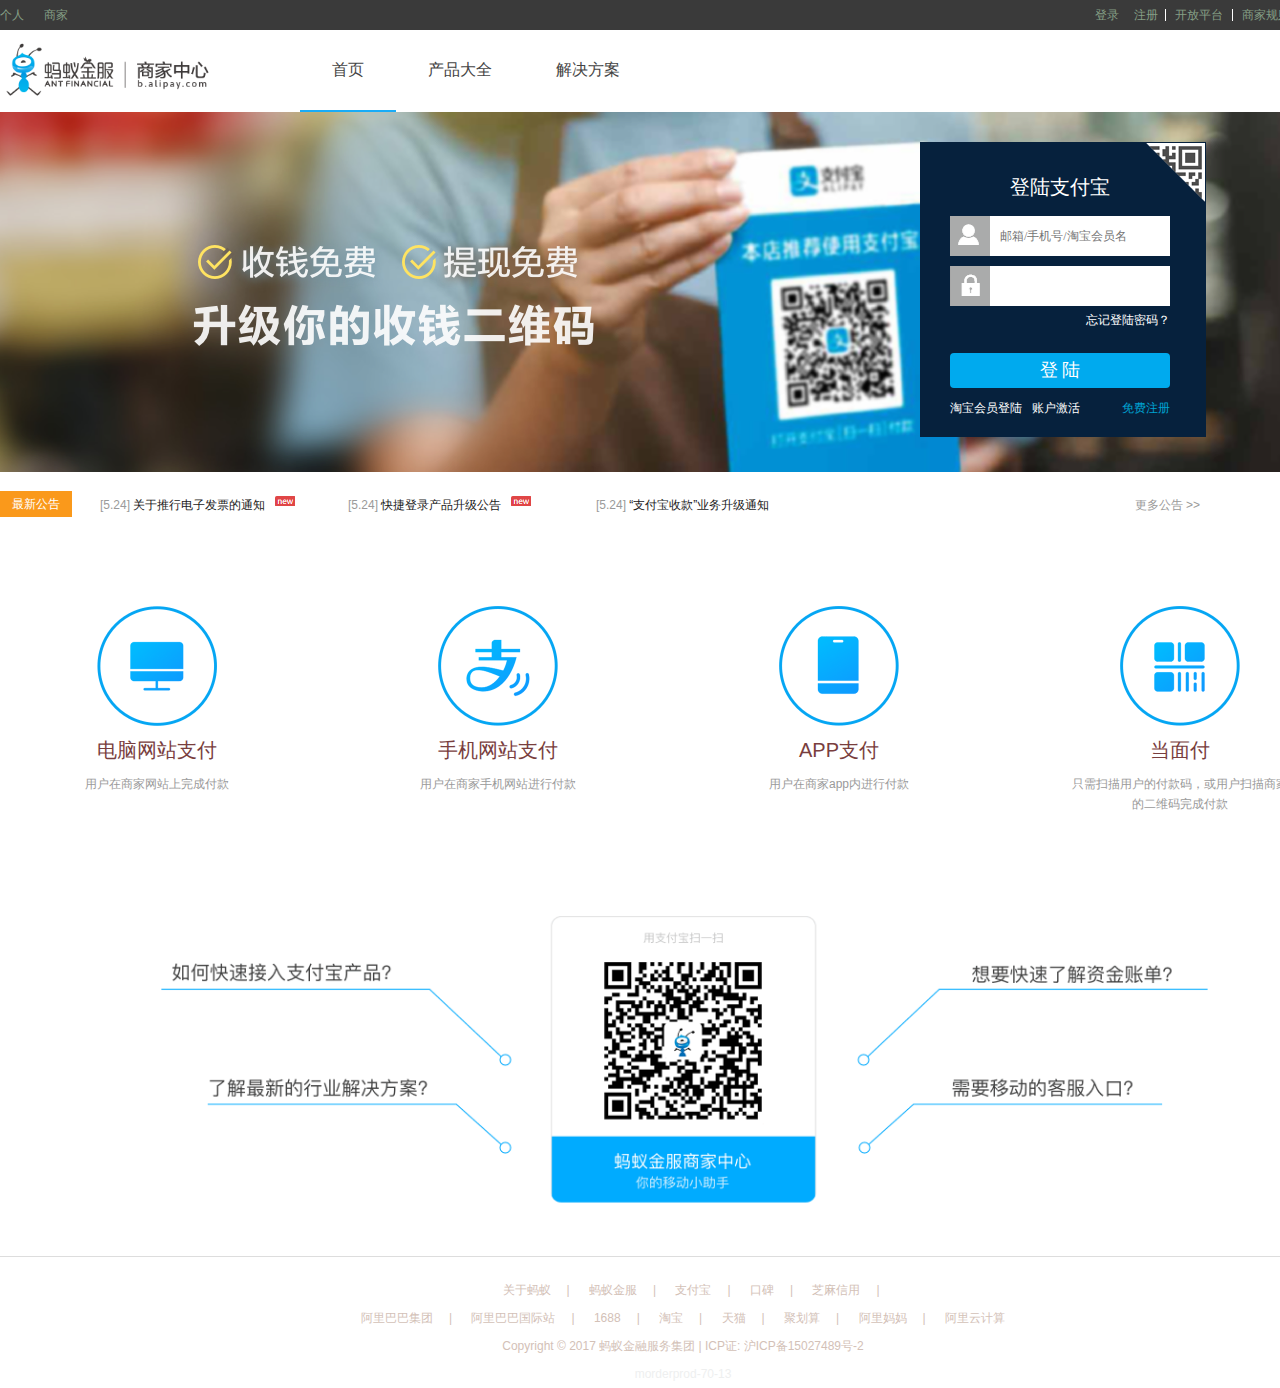
<file: shop.html>
<!DOCTYPE html>
<html>
<head lang="en">
    <meta charset="UTF-8">
    <title>蚂蚁金服商家中心-中国领先的第三方支付、信用评级和金融服务平台</title>
    <link rel="shortcut icon" type="image/x-icon" href="favicon.ico" class="ico"/>
    <link rel="stylesheet" href="css/shop-common.css"/>
    <link rel="stylesheet" href="css/shop-index.css"/>
    <script src="scripts/jquery-1.12.2.js"></script>
    <script src="scripts/shop.js"></script>
    <script src='scripts/shop-enterprise-1.js'></script>

</head>
<body>
<!-- 顶部  开始-->
<div class='header'>
    <div class="w">
        <div class="header-L fl">
            <a href="person.html">个人</a>
            <a href="enterprise.html">商家</a>
        </div>
        <div class="header-R fr">
            <ul>
                <li class="h-One">
                    <a href="#">登录</a><a href="login.html">注册</a><i></i>
                </li>
                <li><a href="enterprise.html">开放平台</a><i></i></li>
                <li><a href="#">商家规则</a><i></i></li>
                <li><a href="#">帮助中心</a></li>
            </ul>
        </div>
    </div>
</div>
<!-- 顶部  结束-->
<!--导航区域开始-->
<div class='nav w'>
    <a href="" class="logoLink">
        <img src="images/shop/logo.png" alt="" width="216px" heihgt='68px'/>
    </a>
    <ul class="nav-List fl" id="nav-List">
        <li>
            <a href="javascript:void(0);" class="down-Border">首页</a>
        </li>
        <li>
            <a href="">产品大全</a>
        </li>
        <li>
            <a href="">解决方案</a>
        </li>
    </ul>
</div>
<!--导航区域结束-->
<!--广告区域开始-->
<div class="banner">
    <div class="ad">
        <div class="ad-List">
            <ul>
                <li><a href="#" class="ad-One"><!--<img src="images/1.png" alt="" height='360px'/>--></a></li>
                <li><a href="#" class="ad-Two"></a></li>
                <li><a href="#" class="ad-Three"></a></li>
                <li><a href="#" class="ad-Four"></a></li>
                <li><a href="#" class="ad-Five"></a></li>
                <li><a href="#" class="ad-One"></a></li>
            </ul>
            <!--<a href="#" class="ad-One"></a>-->
        </div>

    </div>
    <!--待其他人写完加入-->
    <div class="loginbar">
        <div>
            <div class="">
                <div class="_box">
                    <a href="javascript:void(0)" id="_box_close" class="_box_close"></a>
                    <div class="_box2" id="_box2">
                        <a href="javascript:void(0);" id="_box2_a"></a>
                    </div>
                    <div class="_box1" id="_box1">
                        <div class="_box1_title">登陆支付宝</div>
                        <div class="_box1_user">
                            <i class="_box1_user_i fl"></i>
                            <input class="fl" type="text" placeholder="邮箱/手机号/淘宝会员名"/>
                        </div>
                        <div class="_box1_pass">
                            <i class="_box1_pass_i fl"></i>
                            <input class="fl" type="password"/>
                        </div>
                        <a href="#" class="_box1_for fr">忘记登陆密码？</a>
                        <input type="button" value="登 陆" class="_box1_btn"/>
                        <div class="_box1_foot">
                            <a href="#" class="_box1_foot1 fl">淘宝会员登陆</a>
                            <a href="#" class="_box1_foot2 fl">账户激活</a>
                            <a href="login.html" class="_box1_foot3 fr">免费注册</a>
                        </div>
                    </div>
                    <div class="_box3">
                        <div class="_box3_box">
                            <i></i>
                        </div>
                    </div>
                </div>
            </div>
        </div>
    </div>
</div>
<!--广告区域结束-->
<!--公告区域开始-->
<div class="notice w">
    <span class="notice-Tip fl">最新公告</span>
    <ul class="notice-Item fl">
        <li>
            <a href="javascript:void(0);">
                <span>[5.24]</span>
                关于推行电子发票的通知&nbsp;&nbsp;
                <img src="images/shop/new.png" alt=""/>
            </a>
        </li>
        <li>
            <a href="javascript:void(0);">
                <span>[5.24]</span>
                快捷登录产品升级公告&nbsp;&nbsp;
                <img src="images/shop/new.png" alt=""/>
            </a>
        </li>
        <li>
            <a href="javascript:void(0);">
                <span>[5.24]</span>
                “支付宝收款”业务升级通知&nbsp;&nbsp;
            </a>
        </li>
        <li class="item-Last">
            <a href="">
                更多公告 >>
            </a>
        </li>
    </ul>
</div>
<!--公告区域结束-->
<!--服务模块开始-->
<div class="serverList w" id="serverList">
    <a href="javascript:void(0);" class="ser-Item fl">
        <div class="ser-Item1">
            <img src="images/shop/a.png" alt="" width="120px" height="120px"/>

            <h3>电脑网站支付</h3>

            <p>用户在商家网站上完成付款</p>

            <span class="ser-Link">我要接入</span>
        </div>
    </a>
    <a href="javascript:void(0);" class="ser-Item fl">
        <div class="ser-Item1">
            <img src="images/shop/b.png" alt="" width="120px" height="120px"/>

            <h3>手机网站支付</h3>

            <p>用户在商家手机网站进行付款</p>
            <span class="ser-Link">我要接入</span>
        </div>
    </a>
    <a href="javascript:void(0);" class="ser-Item fl">
        <div class="ser-Item1">
            <img src="images/shop/c.png" alt="" width="120px" height="120px"/>

            <h3>APP支付</h3>

            <p>用户在商家app内进行付款</p>
            <span class="ser-Link">我要接入</span>
        </div>
    </a>
    <a href="javascript:void(0);" class="ser-Item ser-ItemLast fl">
        <div class="ser-Item1">
            <img src="images/shop/d.png" alt="" width="120px" height="120px"/>

            <h3>当面付</h3>

            <p>只需扫描用户的付款码，或用户扫描商家的二维码完成付款</p>
            <span class="ser-Link ser-Last">我要接入</span>
        </div>
    </a>
</div>
<!--服务模块结束-->
<!--底部二维码开始-->
<div class="erweima w">
    <p>
        <img src="images/shop/foot.png" alt="" height="315px"/>
    </p>
</div>
<!--底部二维码结束-->
<!--底部友情链接开始-->
<div class="friendLink w">
    <p>
        <a href="#">关于蚂蚁</a><span>|</span>
        <a href="#">蚂蚁金服</a><span>|</span>
        <a href="#">支付宝</a><span>|</span>
        <a href="#">口碑</a><span>|</span>
        <a href="#">芝麻信用</a><span>|</span>
    </p>
    <p>
        <a href="">阿里巴巴集团</a><span>|</span>
        <a href="">阿里巴巴国际站</a><span>|</span>
        <a href="">1688</a><span>|</span>
        <a href="">淘宝</a><span>|</span>
        <a href="">天猫</a><span>|</span>
        <a href="">聚划算</a><span>|</span>
        <a href="">阿里妈妈</a><span>|</span>
        <a href="">阿里云计算</a>
    </p>
    <p>
        Copyright © 2017 蚂蚁金融服务集团 | ICP证: 沪ICP备15027489号-2
    </p>
    <p class="friendLink-Foot">morderprod-70-13</p>
</div>
<!--底部友情链接结束-->
</body>
</html>
</file>
<file: css/index_common.css>
html,body,h1,h2,h3,h4,h5,h6,p,ul,ol,dl,li,img,div,span,a,input{
    padding: 0;
    margin: 0;
}
.w {
    width: 1240px;
    margin: 0 auto;
}
.fl {
    float: left;
}
.fr {
    float: right;
}
.pr {
    position: relative;
}
.pa {
    position: absolute;
}
a {
    text-decoration: none;
    color: #333;
}
a:hover {
    color:#049AE3;
}
li {
    list-style: none;
}
img,input {
    border: none;
    vertical-align: middle;
    outline: none;
}
body {
    font-size: 12px;
    font-family: "Microsoft YaHei", tahoma, arial, "Hiragino Sans GB";
    background: #F9F9F9;
}
textarea {
     outline:none; /*ȥ��������*/
     resize: none; /*�����϶�*/
   }
/*�������ʹ��˫αԪ�ؽ������*/
.clearfix:before, .clearfix:after {
    content: '';
    display: table;
}
.clearfix:after {
    clear: both;
}
.clearfix {
    *zoom: 1;
}





/*body {
    background: #F6F6F6;
    font: 12px Arial;
    color:#A5A59D;
}*/
/*��ֹ�ֶ��޸Ĵ�С*/
/*textarea {*/
/*resize: none;*/
/*}*/
/*/!*�Ա����ص��ı߿��߽��кϲ���������ô��*!/*/
/*table {*/
/*border-collapse: collapse;*/
/*}*/

/*.ar {*/
  /*text-align: right;*/
/*}*/
/*.color-red {*/
  /*color:red !important;*/
/*}*/
/*/!*�������*!/*/
/*/!*����ͼ��*!/*/

/*@font-face {*/
  /*font-family: 'myicon';*/
  /*src: url('../icon/iconfont.eot');*/
  /*src: url('../icon/iconfont.eot?#iefix') format('embedded-opentype'),*/
  /*url('../icon/iconfont.woff') format('woff'),*/
  /*url('../icon/iconfont.ttf') format('truetype'),*/
  /*url('../icon/iconfont.svg#iconfont') format('svg');*/
/*}*/

/*.icon{*/
  /*font-family:"myicon" !important;*/
  /*font-size:16px;font-style:normal;*/
  /*-webkit-font-smoothing: antialiased;*/
  /*-webkit-text-stroke-width: 0.2px;*/
  /*-moz-osx-font-smoothing: grayscale;*/
/*}*/
</file>
<file: css/index.css>
@charset "utf-8";
/*头部LOGO区域***********************************************/
body {
    overflow: hidden;
}

#img > img {
    position: fixed;
    width: 100%;
    height: 100%;
}

/*LOGO区域*/
#logo {
    width: 1090px;
    height: 24px;
    position: fixed;
    top: 20px;
    left: 50%;
    margin-left: -545px;
    z-index: 10;
}

#logo #logo_r {
    float: right;
    margin-top: 6px;
}

#logo_r span {
    color: #A4A78F;
    margin-right: 10px;
}

#logo_r a {
    color: white;
}

#logo_r a:hover {
    color: skyblue;
}

#logo #logo_l {
    float: left;
    margin-bottom: 0;
}

#logo_l img {
    height: 24px;
}

/*******************************************************/
/*中间区域*/


.container {
    width: 615px;
    height: 270px;
    position: absolute;
    top: 20%;
    left: 50%;
    margin-left: -341px;
}
.container .pic img{
    width: 100%;
    height: 182px;
}
.container .pic {
    height: 220px;
}
.container .back_link a.r {
    margin-left: 30px;
}
.container .back_link a {
    width: 170px;
    height: 50px;
    display: inline-block;
    background: #069BE5;
    border-radius: 8px;
    color: #fff;
    font-size: 14px;
    margin-right:20px;
    overflow: hidden;
}
.container a.r:hover,.container a.l:hover {
    background: #00AAEE;
}
.container .back_link i {
    display: inline-block;
    width: 24px;
    height: 24px;
    background-image: url("../images/neqhNGwxBXBmhVY.png");
    margin: 0 15px 0 20px;
    background-size: 24px;
    vertical-align: middle;
}
.container .back_link b {
    display: inline-block;
    width: 0px;
    height: 50px;
    vertical-align: middle;
}
.container .back_link span {
    display: inline-block;
    vertical-align: middle;
}
.back_link .father {
    width: 172px;
    height: 100px;
    position: absolute;
    bottom: -25px;
    left: 50%;
    margin-left: -84px;
}
.father .fat_t {
    width: 172px;
    height: 50px;
}
.container .father .fat_t a {
    border-radius: 0;
    border-top-left-radius: 8px;
    border-top-right-radius: 8px;
    position: absolute;
    bottom: 0;
    line-height: 50px;
    text-align: center;
    display: none;
}
.container .father .fat_b {
    width: 172px;
    height: 50px;
}
.father .fat_b a {
    border-radius: 0;
    border-bottom-left-radius: 8px;
    border-bottom-right-radius: 8px;
    position: absolute;
    top: 0;
    line-height: 50px;
    text-align: center;
    /*border-top: 1px solid white;*/
    display: none;
}


/*底部区域**********************************************************/
.foot {
    height: 70px;
    background: white;
    position: absolute;
    bottom: 0;
    width: 100%;
    text-align: center;
}
.foot_t {
    height: 22px;
    width: 100%;
    text-align: center;
    /*margin: 0 auto;*/
    margin-top: 5px;
    overflow: hidden;
}
.foot_t ul {
    margin-left: 300px;
}
.foot_t li {
    float: left;
    margin: 0 4px;
}
.foot_c {
    height: 20px;
}
.foot_b {
    height: 23px;
    text-align: center;
}
.foot_b a {
    display: inline-block;
    height: 100%;
}
.foot_b .a1 {
    width: 20px;
    background:url("../images/footIco.png") no-repeat 0 -10px ;
}
.foot_b .a1:hover {
    width: 20px;
    background:url("../images/footIco.png") no-repeat 0px -33px ;
}
.foot_b .a2 {
    width: 40px;
    background:url("../images/footIco.png") no-repeat -33px -10px;
}
.foot_b .a2:hover {
    width: 40px;
    background:url("../images/footIco.png") no-repeat -32px -33px;
}
.foot_b .a3 {
    width: 35px;
    background:url("../images/footIco.png") no-repeat -77px -10px;
}
.foot_b .a3:hover {
    width: 35px;
    background:url("../images/footIco.png") no-repeat -76px -33px;
}
.foot_b .a4 {
    width: 18px;
    background:url("../images/footIco.png") no-repeat -116px -10px;
}
.foot_b .a4:hover {
    width: 18px;
    background:url("../images/footIco.png") no-repeat -115px -33px;
}
.foot_b .a5 {
    width: 20px;
    background:url("../images/footIco.png") no-repeat -200px -10px;
}
.foot_b .a5:hover {
    width: 20px;
    background:url("../images/footIco.png") no-repeat -199px -30px;
}
</file>
<file: css/addLoginBox.css>
@charset "UTF-8";
/*####顶部栏  登陆栏 开始####*/

/*####大盒子 开始###*/
._box{
    width: 286px;
    height: 295px;
    background-color: #06213d;
    position: absolute;
    right: 540px;
    top: 200px;
    z-index: 1000;
    /*display: none;*/
}
/* ####左上角关闭按钮 开始#### */
._box_close{
	display: inline-block;
	width: 20px;
	height: 20px;
	text-decoration: none;
	color: #9a9b9b;
	position: relative;
	top: 5px;
	left: 15px;
}
._box_close:hover{
	color: #fff;
}
/*####大盒子 结束###*/
/*#### 大盒子内部第一个盒子 开始####*/
._box1{
    width: 220px;
    height: 291px;
    margin: 1px 30px;
}
._box1_title{
    color: #fff;
    font-size: 20px;
    text-align: center;
    padding-top: 20px;
}
._box1_user{
    width: 220px;
    height: 40px;
    margin-top: 10px;
}
._box1_pass{
    width: 220px;
    height: 40px;
    margin-top: 10px;
}
._box1_user_i{
    display: inline-block;
    width: 40px;
    height: 40px;
    background:url("../images/enterprise/head/user.png");
}
._box1_user input{
    display: inline-block;
    width: 170px;
    height: 40px;
    padding-left: 10px;
}
._box1_pass_i{
    display: inline-block;
    width: 40px;
    height: 40px;
    background:url("../images/enterprise/head/pass.png");
}
._box1_pass input{
    display: inline-block;
    width: 170px;
    height: 40px;
    padding-left: 10px;
}
._box1_for{
    display: inline-block;
    color:#fff;
    font-size: 12px;
    text-decoration: none;
    margin-top: 5px;
}
._box1_for:hover{
    text-decoration: underline;
}
._box1_btn{
    width: 220px;
    height: 35px;
    background-color: #00aaee;
    color: #fff;
    text-align: center;
    line-height: 35px;
    margin-top: 24px;
    font-size: 18px;
    border-radius: 4px;
    cursor: pointer;
}
._box1_btn:hover{
    background-color: #00a3d2;
}
._box1_foot{
    width: 220px;
    height: 20px;
    line-height: 20px;
    margin-top: 10px;
}
._box1_foot a{
    text-decoration: none;
    font-size: 12px;
    color: #fff;
}
._box1_foot a:hover{
    text-decoration: underline;
}
._box1_foot2{
    margin-left: 10px;
}
._box1_foot ._box1_foot3{
    color: #00a3d2;
}
/*#### 大盒子内部第一个盒子 结束####*/
/*####右上角 二维码开始####*/
._box ._box2 a{
    width: 60px;
    height: 60px;
    position: absolute;
    top: 0;
    right: 0;
    background: url("../images/enterprise/head/ma.png")-201px -199px;
}
._box3{
    width: 187px;
    height: 258px;
    padding: 20px 40px;
    display: none;
}
._box3_box{
    width: 187px;
    height: 250px;
    background: url("../images/enterprise/head/deng.png");
}
._box3_box i{
    display: block;
    width: 187px;
    height: 250px;
    background: url("../images/enterprise/head/deng.png");
}
/*####右上角 二维码结束####*/
/*####顶部栏  登陆栏 结束####*/

/*登录背景遮罩层样式开始*/
.login-bg{
    width: 100%;
    height: 100%;
    position: fixed;
    top: 0px;
    left: 0px;
    background: rgba(0,0,0,0.8);
    display: none;
    z-index:600;
}
</file>
<file: css/common.css>
@charset "UTF-8";
/*css 初始化 */
html, body, ul, li, ol, dl, dd, dt, p, h1, h2, h3, h4, h5, h6, form, fieldset, legend, img {
    margin: 0;
    padding: 0;  /*清除元素的内外边距*/
}

fieldset, img, input, button {
    border: none;
    padding: 0;
    margin: 0;
    outline-style: none;  /*外面环绕线*/
}

ul, ol {
    list-style: none;
}

/*去掉原样式中的小黑点*/
input {
    padding-top: 0;
    padding-bottom: 0;
    font-family: tahoma, arial, "Hiragino Sans GB", "宋体";  /*字体的自动识别*/
}

select, input {
    vertical-align: middle;
}

/*输入字居中显示*/
select, input, textarea {
    font-size: 12px;
    margin: 0;
}

/**/
textarea {
    resize: none;  /*不可以随意拖动*/
}

/*防止拖动*/
img {
    border: 0;
    vertical-align: middle; /*  去掉图片底部默认的3像素空白缝隙*/
}

table {
    border-collapse: collapse; /*合并外连线*/
}

.clearfix:before, .clearfix:after {
    /*清除浮动，最好最标准的写法*/
    content: "";
    display: table;
}

.clearfix:after {
    clear: both;
}

.clearfix {
    *zoom: 1; /*IE/7/6*/  /*兼容IE6下的写法*/
}
.banxin{
    width: 1366px;
    margin: 0 auto;
}

h1, h2, h3, h4, h5, h6 {
    text-decoration: none;
    font-weight: normal;
    font-size: 100%;
}

s, i, em {  /*一般是起装饰作用*/
    font-style: normal;  /*去掉原有的样式*/
    text-decoration: none;  /*去掉下划线或是删除线*/
}

/*公共类*/
.fl {
    float: left;
}

.fr {
    float: right;
}

.al {
    text-align: left;
}

.ac {
    text-align: center;
}

.ar {
    text-align: right;
}

.hide {
    display: none;
}
.pr{
    position: relative;
}
.po{
    position: absolute;
}
.mr0{
    margin-right: 0;
}
/*css初始化完成*/
</file>
<file: css/enterprise-1.css>
@charset "UTF-8";
.head_top_oneli,.head_top_twoli{
    list-style: none;
    display: block;
    line-height: 50px;
    font-family: 'microsoft yahei';
}
.head_top li a{
    color: #ffffff;
    font-size: 15px;
    text-decoration: none;
    display: block;
}
/*背景*/
.head_bc{
    width: 1349px;
    height: 550px;
    position: relative;
}
/*右边登录盒子*/
/*####大盒子 开始###*/
.head_login_box{
    width: 286px;
    height: 295px;
    background-color: #06213d;
    position: absolute;
    right: 75px;
    top: 130px;

}
/*####大盒子 结束###*/
/*#### 大盒子内部第一个盒子 开始####*/
.head_login_box1{
    width: 220px;
    height: 291px;
    margin: 1px 30px;
}
.head_login_box1_title{
    color: #fff;
    font-size: 20px;
    text-align: center;
    padding-top: 30px;
}
.head_login_box1_user{
    width: 220px;
    height: 40px;
    margin-top: 10px;
}
.head_login_box1_pass{
    width: 220px;
    height: 40px;
    margin-top: 10px;
}
.head_login_box1_user_i{
    display: inline-block;
    width: 40px;
    height: 40px;
    background:url("../images/enterprise/head/user.png");
}
.head_login_box1_user input{
    display: inline-block;
    width: 170px;
    height: 40px;
    padding-left: 10px;
}
.head_login_box1_pass_i{
    display: inline-block;
    width: 40px;
    height: 40px;
    background:url("../images/enterprise/head/pass.png");
}
.head_login_box1_pass input{
    display: inline-block;
    width: 170px;
    height: 40px;
    padding-left: 10px;
}
.head_login_box1_for{
    display: inline-block;
    color:#fff;
    font-size: 12px;
    text-decoration: none;
    margin-top: 5px;
}
.head_login_box1_for:hover{
    text-decoration: underline;
}
.head_login_box1_btn{
    width: 220px;
    height: 35px;
    background-color: #00aaee;
    color: #fff;
    text-align: center;
    line-height: 35px;
    margin-top: 24px;
    font-size: 18px;
    border-radius: 4px;
    cursor: pointer;
}
.head_login_box1_btn:hover{
    background-color: #00a3d2;
}
.head_login_box1_foot{
    width: 220px;
    height: 20px;
    line-height: 20px;
    margin-top: 10px;
}
.head_login_box1_foot a{
    text-decoration: none;
    font-size: 12px;
    color: #fff;
}
.head_login_box1_foot a:hover{
    text-decoration: underline;
}
.head_login_box1_foot2{
    margin-left: 10px;
}
.head_login_box1_foot .head_login_box1_foot3{
    color: #00a3d2;
}
/*#### 大盒子内部第一个盒子 结束####*/
/*####右上角 二维码开始####*/
.head_login_box .head_login_box2 a{
    width: 60px;
    height: 60px;
    position: absolute;
    top: 0;
    right: 0;
    background: url("../images/enterprise/head/ma.png")-199px -199px;
}
.head_login_box3{
    width: 187px;
    height: 258px;
    padding: 20px 40px;
    display: none;
}
.head_login_box3_box{
    width: 187px;
    height: 245px;
    background: url("../images/enterprise/head/deng.png");
}
.head_login_box3_box i{
    display: block;
    width: 187px;
    height: 258px;
    background: url("../images/enterprise/head/deng.png");
}
/*####右上角 二维码结束####*/
/*####顶部栏  登陆栏 结束####*/
/*####底部广告栏开始####*/
.head_ad_box_i img {
    display: inline-block;
    width: 24px;
    height: 22px;
}
.head_ad_box{
    width: 1249px;
    height: 36px;
    line-height: 36px;
    position: absolute;
    bottom: 0;
    padding-left:50px;
}
.head_ad_box_lis{
    width: 1200px;
}
.head_ad_box_lis li a{
    text-decoration: none;
    color: #fff;
    font-size: 14px;
}
.head_ad_box_lis li {
    margin-right: 80px;
}
.head_ad_box_lis li a:hover{
    text-decoration: underline;
    color: #108ee9;
}
.head_ad_box_lis .head_ad_box_lis_more{
    margin-left: 190px;
    text-decoration: none;
    color: #fff;
    font-size: 14px;
}
.head_ad_box_lis .head_ad_box_lis_more:hover{
    text-decoration: underline;
    color: #108ee9;
}

/*####底部广告栏结束####*/
/*结束*/
.head_bc_back{
    width: 1349px;
    height: 550px;
}
/*head的顶部*/
.head_top{
    width: 1349px;
    height: 50px;
    background-color: #082a5d;
    position: absolute;
    top: 0;
    left: 0;
}
/*移入字体变色*/
.head_top a:hover{
    color:#0c5f9f;
}
/*head顶部左边的蚂蚁金服*/
.head_top_left_mayi{
    float: left;
    margin: 0;
    padding-top: 2px;
    margin-left: 50px;
    margin-right: 18px;
}
.head_top_left_mayi a {
    display: block;
    font-size: 0;
    height: 48px;
}
.mayi_logo{
    width: 172px;
    height: 48px;
}


/*head顶部的第二个盒子*/
.head_top_left{

}
/*下拉向下的那个小图标*/
.common_xiala1,.common_xiala2,.common_xiala3{
    width: 11px;
    height: 7px;
}
/*下拉那个显示小方框*/
.head_top_left_xialaBox{
    display: none;
    position: absolute;
    overflow: visible;
    z-index: 111111;
    min-width: 120px;
    text-align: left;
    left: 230px;
    top: 50px;
}
.head_top_left_xialaBox1{
    background: rgba(6,16,36,.9);
    line-height: 40px;
    /*padding: 0 10px;*/
}
.head_top_left_xialaBox a{
    color: #ffffff;
    font-size: 15px;
    text-decoration: none;
    display: block;
    font-family: 'microsoft yahei';
}
/*文档下面的下拉*/
.head_top_left_wendangxiala {
    position: absolute;
    overflow: visible;
    z-index: 111111;
    min-width: 120px;
    text-align: left;
    left: 448px;
    top: 50px;
    font-family: 'microsoft yahei';
}


.head_top_left li div{
    text-align: center;
}
.head_top_left li div a {
    text-align: center;
    padding:0 20px;
}
/*head顶部的第三个右边盒子*/
.head_top_right{
    float: right;
    margin-right: 50px;
}

.head_top_right li div a{
    text-align: center;
    padding: 0 10px;
    font-size: 14px;
}
.head_top_right .head_top_twoli{
    float:left;
}
.head_top_right .sou{
    width: 14px;
    height: 15px;
}
.head_top_right_one{
    line-height: 50px;
}
.head_top_right_line{
    margin: 17px 0;
    color: #ffffff;
}
.head_top_right_lastone div{
    width: 80px;
    height: 28px;
    display: inline-block;
    font-size: 14px;
    text-align: center;
    line-height: 28px;
    border: 1px solid #ffffff;
    border-radius: 4px;
}
/*帮助与下载下面的下拉盒子*/
.head_top_right_bangzhuBox{
    /*display: none;*/
    position: absolute;
    overflow: visible;
    z-index: 111111;
    min-width: 120px;
    text-align: left;
    left: 1028px;
    top: 50px;
    font-family: 'microsoft yahei';
}
/*下拉下面的热线*/
.head_top_right_bangzhuBox_hotline{
    line-height: 1.8;
    background: rgba(6,16,36,.9);
    padding: 0 20px 15px;
    white-space: nowrap;
    text-align: left;
    border-top: none;
}
.head_top_right_bangzhuBox_hotline h3{
    margin: 10px 0 4px;
    font-size: 14px;
    line-height: 1.4;
    margin-top: 0;
    color: #8F8F8F;
    font-family: tahoma, arial, "Hiragino Sans GB", "Microsoft Yahei", "\5b8b\4f53";
}
.head_top_right_bangzhuBox_hotline p {
    font-size: 16px;
    color: #8F8F8F;
    line-height: 1.5;
}
/*head的标题banner栏的开始*/
.head_banner{
    width: 800px;
    height: 182px;
    position: absolute;
    top: 175px;
    left: 50%;
    margin-left: -600px;
    text-align: left;
    z-index: 3;
}
/*文字部分*/
.head_banner_main{
    font-size: 48px;
    color: #fff;
    margin-bottom: 40px;
    webkit-font-smoothing: initial;
}
.head_banner_two{
    font-size: 20px;
    color: #fff;
    line-height: 32px;
}
.head_banner_three{
    font-size: 20px;
    color: #fff;
    line-height: 32px;
}
.head_banner_topA{
    text-decoration: none;
}
</file>
<file: css/enterprise-2.css>
@charset "UTF-8";
/*商业合作 cooperation*/
/*<!--顶部标签begin-->*/

.cooperation {
    background-color: #fff;
    height: 520px;
    padding-bottom: 60px;
}

.cooperation_partener, .develop_title {
    height: 30px;
    padding-bottom: 62px;
    padding-top: 48px;
}

 .cooperation_partener h1,.develop_title h1 {
    height: 30px;
    line-height: 30px;
    text-align: center;
    color: #384272;
    font:400 30px/30px 微软雅黑;
}

.cooperation_partener span {
    display: block;
    width: 65px;
    height: 3px;
    background-color: #108ee9;
    margin: 0 auto;
    margin-top: 18px;
}

/*<!--顶部标签end-->*/
.expand {
    height: 380px;
    width: 1300px;
    margin: 0 auto;
}

.expand_left, .expand_right {
    height: 378px;
    width: 598px;
    border: 1px solid #fff;

}

/*<!--图片begin-->*/
.expand_left .p1, .expand_right .p2 {
    width: 600px;
    height: 60px;
    padding: 43px 0 37px;
    margin-bottom: 45px;
}

.expand_left .p1 {
    background: url("../images/enterprise/DhMbUMNFZbYwyymeydZI.png");
}

.expand_right .p2 {
    background: url("../images/enterprise/HnLPwESrEYLcmINXzNUr.png");
}

.p1 h1, .p2 h1 {
    color: #ffffff;
    /*font-weight: bold;*/
    height: 30px;
    line-height: 30px;
    text-align: center;
    color: #fff;
    font:400 30px/30px 微软雅黑;
}

.p1 p, .p2 p {
    text-align: center;
    color: #ffffff;
    margin-top: 16px;
    font-size: 16px;
}

/*/!*<!--图片end-->*!/*/
/*/!*图标begin*!/*/
.expand_left_b {
    width: 600px;
    height: 240px;
    text-align: center;
}

.expand_left_b ul {
    display: inline-block;
    height: 102px width : 215 px;
}

.expand_left_b ul a, .expand_right_b ul a {
    text-decoration: none;
}

.expand_left_b ul .ling {
    margin-right: 40px;
}

.ling .yuan, .zhifu .yuan {
    width: 36px;
    height: 36px;
    border: 1px solid #bee0f9;
    border-radius: 50%;
    padding: 15px;
    text-align: center;
    margin: 0 auto;
}

.ling .yuan img, .zhifu .yuan img {
    width: 36px;
    height: 36px;
}

.ling p, .zhifu p {
    color: #1a1a1a;
    margin: 18px 0 40px;
    font: 400 16px/16px "微软雅黑";
}

.expand_left_b .zhifu {
    margin: 0;
}
.arrow{
    position: relative
}
.arrow a{
    display: inline-block;
    border-radius: 4px;
    border: 1px solid #fff;
    font: 400 16px/16px "微软雅黑";
    width: 150px;
    height: 40px;
    line-height: 40px;
    padding-right: 45px;
    color: #38425c;
}
.expand_left_b .arrow img,.expand_right_b .arrow img{
    content: "";
    width: 15px;
    height: 10px;
    position: absolute;
    top: 160px;
    right:35px;
}
.expand_right_b .arrow img{
    position: absolute;
    top: 160px;
    right:185px;
}


    /*图标end*/
/*右边begin*/
.expand_right_b {
    width: 540px;
    height: 240px;
    text-align: center;
    padding: 0 50px;
}

.expand_right_b ul {
    display: inline-block;
    height: 100%;
    text-align: center;
}

.expand_right_b ul li {
    margin-right: 40px;
}

/*右边end*/
/*<!--主体end-->*/

/*<!--快速开发 develop-->*/
/*title 开始*/
.develop {
    width: 100%;
    height: 625px;
    /*background-color: red;*/
    background: url("../images/enterprise/gycJvJeImieasbVbRZqk.png") center center;
}
.develop_title h1{
    color: #000;
}

/*title 结束 */

/*content开始*/

.develop_content {
    width: 100%;
    padding: 0 55px;
    height: 360px;
    margin: 0 auto;
}

.develop_content_l, .develop_content_r {
    width: 600px;
    height: 360px;
    background-color: #fff;
    border: 1px solid #fff;
}

.develop_content_l {
    margin-right: 40px;
    position: relative;
}

.develop_content_l_p, .develop_content_r_p {
    text-align: center;
    /*padding: 95px;*/
    margin-top: 90px
}
.develop_content_l_p{
    /*height: 200px;*/
    /*border: 1px solid #000;*/
    position: absolute;
    top: 0;
    left:150px;
}
.develop_content_l_p>img, .develop_content_r_p>img {
    width: 120px;
    height: 110px;
}
.develop_arrow{
    position: relative;
    display: none;
    margin-top: 70px;
}
.develop_arrow a{
    text-decoration: none;
    display: inline-block;
    border-radius: 4px;
    border: 1px solid #108ee9;
    font: 400 16px/16px "微软雅黑";
    width: 150px;
    height: 40px;
    line-height: 40px;
    padding-right: 45px;
    color: #108ee9;
}
.develop_arrow img{
    content: "";
    width: 15px;
    height: 10px;
    position: absolute;
    top: 18px;
    right:100px;
    color: #108ee9;
}
.develop_content_l_p h1, .develop_content_r_p h1 {
    color: #000007;
    margin-bottom: 22px;

}

.develop_content_l_p p, .develop_content_r_p p {
    color: #1a1a1a;
    font:500 16px/16px "微软雅黑";
}
</file>
<file: css/enterprise-3.css>
@charset "UTF-8 ";
/*#############为什么选择我们 模块开始##########*/
/*####主体大盒子 开始####*/
.why_content{
    width: 1349px;
    height: 808px;
    position: relative;
}
/*####主体大盒子 结束####*/
/*####顶部标题栏 开始####*/
.why_title{
    width: 1349px;
    height: 139px;
}
.why_height{
    width: 1349px;
    height: 36px;
}
.why_txt{
    width: 1349px;
    height: 51px;
    font-size: 32px;
    text-align: center;
}
.why_line{
    width: 60px;
    height: 2px;
    background-color: #108ee9;
    margin: 0 auto;
}
/*####顶部标题栏 结束####*/
/*######中心内容栏 开始#######*/
/*####底部背景图 开始####*/
.why_map{
    width: 1349px;
    height: 669px;
    background: url("../images/enterprise/why/bgc.png")no-repeat top center;
    padding: 70px 0px 0px 0px;
    position: relative;
}
/*####底部背景图 结束####*/
/*####选择列表开始####*/
.why_lis{
    width: 1240px;
    height: 400px;
    background-color: pink;
    margin: 0 auto;
    position: relative;
    overflow: hidden;
}
.why_list{
    position: absolute;
    width: 3000px;
}
/*####第一个小盒子 开始####*/
/*默认底图*/
.why_list .why_one{
    width: 310px;
    height: 400px;
    background:url("../images/enterprise/why/one.png");
    position: relative;
    overflow: hidden;
}
/*鼠标未点击时盒子*/
.why_one_old{
    width: 310px;
    height: 400px;
}
.why_one_old_i{
    position: absolute;
    top: 50%;
    left: 50%;
    margin-left: -50px;
    margin-top: -100px;
}
.why_one_old_i img{
    width: 100px;
}
.why_one_old_t{
    width: 310px;
    height: 51px;
    font-size:32px;
    color: #fff;
    top: 50%;
    left: 50%;
    margin-left: -60px;
    position: absolute;
}
.why_one_old_p{
    width: 310px;
    height: 50px;
    color: #fff;
    font-size: 16px;
    position: absolute;
    left: 50%;
    bottom: 100px;
    margin-left: -60px;
    margin-top: -50px;
}
/*####鼠标悬停时的新盒子*/
.why_one_new{
    width: 310px;
    height: 400px;
    background-color: #347fee;
    opacity: 0.8;
    position: absolute;
    left: -310px;
    top: 0;
}
.why_one_new_t{
    width: 310px;
    height: 51px;
    font-size:32px;
    color: #fff;
    position: absolute;
    top: 35px;
    left: 35px;
}
.why_one_new_line{
    width: 60px;
    height: 3px;
    background-color: #fec116;
    position: absolute;
    top: 85px;
    left: 35px;
}
.why_one_new_p{
    width: 240px;
    height: 175px;
    color: #fff;
    font-size: 16px;
    position: absolute;
    top: 105px;
    left: 35px;
}
.why_one_new_i{
    position: absolute;
    bottom: 0;
}
.why_one_new_i img{
    height: 142px;
}
/*####第一个小盒子 结束####*/
/*####第二个小盒子 开始####*/
/*默认底图*/
.why_list .why_two{
    width: 310px;
    height: 400px;
    background:url("../images/enterprise/why/two.png");
    position: relative;
    overflow: hidden;
}
/*鼠标未点击时盒子*/
.why_two_old{
    width: 310px;
    height: 400px;
}
.why_two_old_i{
    position: absolute;
    top: 50%;
    left: 50%;
    margin-left: -50px;
    margin-top: -100px;
}
.why_two_old_i img{
    width: 100px;
    height: 100px;
}
.why_two_old_t{
    width: 310px;
    height: 51px;
    font-size:32px;
    color: #fff;
    top: 50%;
    left: 50%;
    margin-left: -60px;
    position: absolute;
}
.why_two_old_p{
    width: 310px;
    height: 50px;
    color: #fff;
    font-size: 16px;
    position: absolute;
    left: 50%;
    bottom: 100px;
    margin-left: -60px;
    margin-top: -50px;
}
/*####鼠标悬停时的新盒子*/
.why_two_new{
    width: 310px;
    height: 400px;
    background-color: #347fee;
    opacity: 0.8;
    position: absolute;
    left: -310px;
    top: 0;
}
.why_two_new_t{
    width: 310px;
    height: 51px;
    font-size:32px;
    color: #fff;
    position: absolute;
    top: 35px;
    left: 35px;
}
.why_two_new_line{
    width: 60px;
    height: 3px;
    background-color: #fec116;
    position: absolute;
    top: 85px;
    left: 35px;
}
.why_two_new_p{
    width: 240px;
    height: 175px;
    color: #fff;
    font-size: 16px;
    position: absolute;
    top: 105px;
    left: 35px;
}
.why_two_new_i{
    position: absolute;
    bottom: 0;
}
.why_two_new_i img{
    /*width: 142px;*/
    height: 142px;
}
/*####第二个小盒子 结束####*/
/*####第三个小盒子 开始####*/
/*默认底图*/
.why_list .why_three{
    width: 310px;
    height: 400px;
    background:url("../images/enterprise/why/three.png");
    position: relative;
    overflow: hidden;
}
/*鼠标未点击时盒子*/
.why_three_old{
    width: 310px;
    height: 400px;
}
.why_three_old_i{
    position: absolute;
    top: 50%;
    left: 50%;
    margin-left: -50px;
    margin-top: -100px;
}
.why_three_old_i img{
    width: 100px;
}
.why_three_old_t{
    width: 310px;
    height: 51px;
    font-size:32px;
    color: #fff;
    top: 50%;
    left: 50%;
    margin-left: -60px;
    position: absolute;
}
.why_three_old_p{
    width: 310px;
    height: 50px;
    color: #fff;
    font-size: 16px;
    position: absolute;
    left: 50%;
    bottom: 100px;
    margin-left: -60px;
    margin-top: -50px;
}
/*####鼠标悬停时的新盒子*/
.why_three_new{
    width: 310px;
    height: 400px;
    background-color: #347fee;
    opacity: 0.8;
    position: absolute;
    left: -310px;
    top: 0;
}
.why_three_new_t{
    width: 310px;
    height: 51px;
    font-size:32px;
    color: #fff;
    position: absolute;
    top: 35px;
    left: 35px;
    /*margin-left: -60px;*/
}
.why_three_new_line{
    width: 60px;
    height: 3px;
    background-color: #fec116;
    position: absolute;
    top: 85px;
    left: 35px;
}
.why_three_new_p{
    width: 240px;
    height: 175px;
    color: #fff;
    font-size: 16px;
    position: absolute;
    top: 105px;
    left: 35px;
}
.why_three_new_i{
    position: absolute;
    bottom: 0;
}
.why_three_new_i img{
    /*width: 142px;*/
    height: 142px;
}
/*####第三个小盒子 结束####*/
/*####第四个小盒子 开始####*/
/*默认底图*/
.why_list .why_four{
    width: 310px;
    height: 400px;
    background:url("../images/enterprise/why/four.png");
    position: relative;
    overflow: hidden;
}
/*鼠标未点击时盒子*/
.why_four_old{
    width: 310px;
    height: 400px;
}
.why_four_old_i{
    position: absolute;
    top: 50%;
    left: 50%;
    margin-left: -50px;
    margin-top: -100px;
}
.why_four_old_i img{
    width: 100px;
}
.why_four_old_t{
    width: 310px;
    height: 51px;
    font-size:32px;
    color: #fff;
    top: 50%;
    left: 50%;
    margin-left: -60px;
    position: absolute;
}
.why_four_old_p{
    width: 310px;
    height: 50px;
    color: #fff;
    font-size: 16px;
    position: absolute;
    left: 50%;
    bottom: 100px;
    margin-left: -60px;
    margin-top: -50px;
}
/*####鼠标悬停时的新盒子*/
.why_four_new{
    width: 310px;
    height: 400px;
    background-color: #347fee;
    opacity: 0.8;
    position: absolute;
    left: -310px;
    top: 0;
}
.why_four_new_t{
    width: 310px;
    height: 51px;
    font-size:32px;
    color: #fff;
    position: absolute;
    top: 35px;
    left: 35px;
}
.why_four_new_line{
    width: 60px;
    height: 3px;
    background-color: #fec116;
    position: absolute;
    top: 85px;
    left: 35px;
}
.why_four_new_p{
    width: 240px;
    height: 175px;
    color: #fff;
    font-size: 16px;
    position: absolute;
    top: 105px;
    left: 35px;
}
.why_four_new_i{
    position: absolute;
    bottom: 0;
}
.why_four_new_i img{
    /*width: 142px;*/
    height: 142px;
}
/*####第四个小盒子 结束####*/

/*####第五个小盒子 开始####*/
/*默认底图*/
.why_list .why_five{
    width: 310px;
    height: 400px;
    background:url("../images/enterprise/why/five.png");
    position: relative;
    overflow: hidden;
}
/*鼠标未点击时盒子*/
.why_five_old{
    width: 310px;
    height: 400px;
}
.why_five_old_i{
    position: absolute;
    top: 50%;
    left: 50%;
    margin-left: -50px;
    margin-top: -100px;
}
.why_five_old_i img{
    width: 100px;
}
.why_five_old_t{
    width: 310px;
    height: 51px;
    font-size:32px;
    color: #fff;
    top: 50%;
    left: 50%;
    margin-left: -60px;
    position: absolute;
}
.why_five_old_p{
    width: 310px;
    height: 50px;
    color: #fff;
    font-size: 16px;
    position: absolute;
    left: 50%;
    bottom: 100px;
    margin-left: -60px;
    margin-top: -50px;
}
/*####鼠标悬停时的新盒子*/
.why_five_new{
    width: 310px;
    height: 400px;
    background-color: #347fee;
    opacity: 0.8;
    position: absolute;
    left: -310px;
    top: 0;
}
.why_five_new_t{
    width: 310px;
    height: 51px;
    font-size:32px;
    color: #fff;
    position: absolute;
    top: 35px;
    left: 35px;
}
.why_five_new_line{
    width: 60px;
    height: 3px;
    background-color: #fec116;
    position: absolute;
    top: 85px;
    left: 35px;
}
.why_five_new_p{
    width: 240px;
    height: 175px;
    color: #fff;
    font-size: 16px;
    position: absolute;
    top: 105px;
    left: 35px;
}
.why_five_new_i{
    position: absolute;
    bottom: 0;
}
.why_five_new_i img{
    height: 142px;
}
/*####第五个小盒子 结束####*/

/*####左右按钮 开始####*/
.why_arr{
    display: none;
}
.why_arr span {
    width: 40px;
    height: 45px;
    line-height: 40px;
    position: absolute;
    top: 245px;
    background-color: #000;
    cursor: pointer;
    text-align: center;
    font-weight: bold;
    font-family: '黑体';
    font-size: 30px;
    color: #fff;
    opacity: 0.3;
    border: 1px solid #fff;
}
.why_arr .why_arr_l{
    left: 10px;
}
.why_arr .why_arr_r{
    right: 10px;
}
/*####左右按钮 结束####*/
/*####选择列表结束####*/
/*######中心内容栏 结束#######*/
/*####底部栏 开始####*/
/*####底部栏大盒子 开始####*/
.why_foot{
    width: 1240px;
    height: 64px;
    margin: 0 auto;
    margin-top: 130px;
}
/*####底部栏大盒子  结束####*/

/*####底部栏第一个盒子 开始####*/
.why_foot_one{
    width: 360px;
    height: 64px;
    margin-left: 50px;
    line-height: 30px;
}
.why_foot_one_box{
    height: 35px;
}
.why_foot_one_box_title{
    font-size: 26px;
    color: #e79700;
}
.why_foot_one_box_user{
    color: #e79700;
}
.why_foot_one_tips{
    font-size: 14px;
}
/*####底部栏第一个盒子 结束####*/
/*####底部栏第二个盒子 开始####*/
.why_foot_two{
    width: 360px;
    height: 64px;
    margin-left: 50px;
    line-height: 30px;
}
.why_foot_two_box{
    height: 35px;
}
.why_foot_two_box_title{
    font-size: 26px;
    color: #e79700;
}
.why_foot_two_box_user{
    color: #e79700;
}
.why_foot_two_tips{
    font-size: 14px;
}
/*####底部栏第二个盒子 结束####*/
/*####底部栏第三个盒子 开始####*/
.why_foot_three{
    width: 360px;
    height: 64px;
    margin-left: 50px;
    line-height: 30px;
}
.why_foot_three_box{
    height: 35px;
}
.why_foot_three_box_title{
    font-size: 26px;
    color: #e79700;
}
.why_foot_three_box_user{
    color: #e79700;
}
.why_foot_three_tips{
    font-size: 14px;
}
/*####底部栏第三个盒子 结束####*/

/*####底部栏 结束####*/
/* ####小蚂蚁开始#### */
.xiaomayi{
   width: 100px;
    height: 125px;
   position: fixed;
   right: 0;
   bottom: 0;
}
.xiaomayi_close{
    display: block;
    width: 17px;
    height: 15px;
    font-size: 18px;
    text-decoration: none;
    color: #ac593f;
    background-color: #eeeeee;
    position: absolute;
    top:0;
    right: 0;
    text-align: center;
    line-height: 10px;
    margin-right: 10px;
}
.xiaomayi a img{
    width: 100px;
    height: 116px;
}
/* ####小蚂蚁结束#### */
/*#############为什么选择我们 模块结束##########*/
</file>
<file: css/enterprise-4.css>
@charset "UTF-8";
/*css 初始化 */
html, body, ul, li, ol, dl, dd, dt, p, h1, h2, h3, h4, h5, h6, form, fieldset, legend, img {
    margin: 0;
    padding: 0;  /*清除元素的内外边距*/
}

fieldset, img, input, button {
    border: none;
    padding: 0;
    margin: 0;
    outline-style: none;  /*外面环绕线*/
}

ul, ol {
    list-style: none;
}

/*去掉原样式中的小黑点*/
input {
    padding-top: 0;
    padding-bottom: 0;
    font-family: "SimSun", "宋体";  /*字体的自动识别*/
}

select, input {
    vertical-align: middle;
}

/*输入字居中显示*/
select, input, textarea {
    font-size: 12px;
    margin: 0;
}

/**/
textarea {
    resize: none;  /*不可以随意拖动*/
}

/*防止拖动*/
img {
    border: 0;
    vertical-align: middle; /*  去掉图片底部默认的3像素空白缝隙*/
}

table {
    border-collapse: collapse; /*合并外连线*/
}

body {
    font: 12px/150% "微软雅黑", Arial, Verdana, "\5b8b\4f53"; /*unitedCode的写法，宋体的写法*/
    color: #666; /*150%基于当前字体尺寸的百分比行间距*/
    background: #f6f6f6;
}

.clearfix:before, .clearfix:after {
    /*清除浮动，最好最标准的写法*/
    content: "";
    display: table;
    clear: both;
}

.clearfix:after {
    clear: both;
}

.clearfix {
    *zoom: 1; /*IE/7/6*/  /*兼容IE6下的写法*/
}
a{
    text-decoration: none;
}
/*css初始化结束*/


/*成为我们的合作伙伴模块开始*/
#partner{
    width: 100%;
    height: 510px;
    background: url("../images/enterprise/partner-bg.png") no-repeat;
    /*text-align: center;*/
    overflow: hidden;
}
.partner_catitle{
    font-size: 36px;
    color: #fff;
    margin-top: 50px;
    text-align: center;
}
.partner_line{
    width: 64px;
    height: 2px;
    background: #fff;
    margin: 30px auto;
}
.partner_list{
    margin-left: 145px;
    margin-top: 70px;
}
.list_ul{
    text-align: left;
}
.list_ul li{
    width: 225px;
    float: left;
    margin-right: 198px;
}
.list_lione{
    position: relative;
}
.list_litwo{
    position: relative;
}
.list_lione:before{
    content: "";
    width: 96px;
    height: 4px;
    position: absolute;
    top: 50px;
    right: -152px;
    background: url("../images/enterprise/partner-dian.png") no-repeat;
}
.list_litwo:before{
    content: "";
    width: 96px;
    height: 4px;
    position: absolute;
    top: 50px;
    right: -152px;
    background: url("../images/enterprise/partner-dian.png") no-repeat;
}
.list_ul .list_lithree{
    margin-right: 0;
}
.list_num{
    font-size: 42px;
    color: #fff;
}
.list_con{
    font-size: 28px;
    color: #fff;
}
.list_tips{
    font-size: 14px;
    color: #fff;
    line-height: 24px;
    margin-top: 8px;
}
.list_link{
    padding-top: 5px;
    position: relative;
}
.list_link a{
    color:#00a0ed;
    font-size: 14px;
    padding-right: 15px;
    border-right: 1px solid #00A0ED;
    line-height: 1;
    display: block;
    float: left;
}
.list_link .list_link_right{
    border-right: none;
    padding-right: 0;
    margin-left: 10px;
}
.partner_btn{
    text-align: center;
    padding-top: 65px;
}
.partner_btn a{
    display: inline-block;
    text-align: center;
    font-size: 24px;
    color: #fff;
    width: 280px;
    height: 50px;
    line-height: 50px;
    border-radius: 5px;
    background: #00A0ED;
}
.partner_btn a:hover{
    background-color:#40a5ed;
}
/*成为我们的合作伙伴模块结束*/

/*友情链接开始*/
.links{
    text-align: center;
}
.links_catitle{
    font-size: 32px;
    color: #000;
    margin-top: 50px;
}
.links_line{
    width: 64px;
    height: 2px;
    background: #00A0ED;
    margin: 25px auto;
}
.links_banner_ul{
    padding-top: 20px;
    margin-left: 75px;
}
.links_banner_ul li{
    float: left;
    margin-right: 40px;
    border: 1px solid #ddd;
}
/*友情链接结束*/


/*底部footer开始*/
.foot{
    width: 100%;
    background-color: #232940;
    margin-top: 65px;
}
.foot_content{
    width: 1240px;
    height: 270px;
    margin: 0 auto;
    padding: 50px 0 30px;
}
.foot_content_left{
    width: 1020px;
    float: left;
}
.foot_content_left_li{
    float: left;
    width: 24%;
    padding-right: 10px;
}
.foot_content_left_item{
    width: 208px;
}
.foot_content_left_name{
    font-size: 22px;
    color: #fff;
    padding-bottom: 30px;
}
.foot_content_left_subli{
    padding-top: 20px;
    overflow: hidden;
}
.foot_content_left_subli a,.foot_content_left_subli span{
    font-size: 16px;
    color: #a7a9a7;
}
.foot_content_left_subli a:hover{
    color:#00A0ED;
}
.foot_content_left_subli span{
    line-height: 24px;
}
.foot_content_right{
    float: right;
    width: 130px;
    padding-left:80px;
    border-left: 1px solid #515563;
}
.foot_content_right_title{
    font-size: 22px;
    color: #fff;
    padding-bottom: 30px;
}
.foot_content_right_item{
    padding-top: 20px;
    font-size: 14px;
    color: #fff;
    opacity:0.6;
}
.foot_content_right_img img{
    width: 97px;
    height: 97px;
    padding-top: 20px;
}
.foot_Copyright {
    color:#fff;
    opacity:0.7;
    margin-left:520px;
    padding-bottom: 20px;
}
/*底部footer结束*/
</file>
<file: css/login_common.css>
@charset "UTF-8";
/*css 初始化 */
html, body, ul, li, ol, dl, dd, dt, p, h1, h2, h3, h4, h5, h6, form, fieldset, legend, img {
    margin: 0;
    padding: 0;  /*清除元素的内外边距*/
}

fieldset, img, input, button {
    border: none;
    padding: 0;
    margin: 0;
    outline-style: none;  /*外面环绕线*/
}

ul, ol {
    list-style: none;
}

/*去掉原样式中的小黑点*/
input {
    padding-top: 0;
    padding-bottom: 0;
    font-family: "SimSun", "宋体";  /*字体的自动识别*/
}

select, input {
    vertical-align: middle;
}

/*输入字居中显示*/
select, input, textarea {
    color: #9f9f9f;
    margin: 0;
    font-size: 14px;
    text-indent: 10px;
}

/**/
textarea {
    resize: none;  /*不可以随意拖动*/
}

/*防止拖动*/
img {
    border: 0;
    vertical-align: middle; /*  去掉图片底部默认的3像素空白缝隙*/
}

table {
    border-collapse: collapse; /*合并外连线*/
}

body {
    font: 12px/150%  microsoft yahei,Arial, Verdana, "\5b8b\4f53"; /*unitedCode的写法，宋体的写法*/
    color: #666; /*150%基于当前字体尺寸的百分比行间距*/
    background: #f0f0f0;
}

.clearfix:before, .clearfix:after {
    /*清除浮动，最好最标准的写法*/
    content: "";
    display: table;
}

.clearfix:after {
    visibility: hidden;
    display: block;
    font-size: 0;
    content: " ";
    clear: both;
    height: 0;
    clear: both;
}

.clearfix {
    *zoom: 1; /*IE/7/6*/  /*兼容IE6下的写法*/
}

a {
   /*a 标签是不继承颜色 的*/
    text-decoration: none;
}
a:hover{
    text-decoration: underline;
}


h1, h2, h3, h4, h5, h6 {
    text-decoration: none;
    font-weight: normal;
    font-size: 100%;
}

s, i, em {  /*一般是起装饰作用*/
    font-style: normal;  /*去掉原有的样式*/
    text-decoration: none;  /*去掉下划线或是删除线*/
}



/*公共类*/
.w {
    /*版心 提取 */
    margin: 0 auto;
}
.banxin{
    width: 1366px;
    margin:0 auto;
}
.fl {
    float: left;
}

.fr {
    float: right;
}
.pa{
    position: absolute;
}
.pr{
    position: relative;
}
.al {
    text-align: left;
}

.ac {
    text-align: center;
}

.ar {
    text-align: right;
}
.showdiv{
    width: 180px;
    height: 150px;
    background: rgba(200,255,200,0.5);
    position: absolute;
    top: 30px;
    right: 100px;
}

.hide {
    display: none;
}
.show{
    display: block;
}
.marle{
    position: absolute;
    left: 190px;
}
</file>
<file: css/login.css>
body{
    width: 1366px;
    background-color: #f9f9f9;
    font-family: tahoma,arial,Microsoft YaHei,Hiragino Sans GB,\5b8b\4f53;
}
/*ͷ����ʼ*/
.header{
    width: 100%;
    height: 75px;
    background-color: #fff;
    border-bottom: 1px solid #e3e3e3;
}
.header_son{
    width: 990px;
    height: 55px;
    padding-top: 20px;
}
.header_son_left a{
    display: block;
    float: left;
    width: 125px;
    height: 40px;
    border-right: 2px solid gray;
}
.header_son_left a img{
    width: 114px;
    height: 40px;
}
.header_son_left span{
    float: left;
    padding: 13px 0 0 10px;
    font-size: 24px;
    color: gray;
    height: 24px;
    line-height: 24px;
    font-weight: 100;
    font-family: Microsoft YaHei,Hiragino Sans GB,\5b8b\4f53;
}
.header_son_right .headerson li {
    margin-top: 10px;
    height: 28px;
    float: left;
}
#daju1,#daju2{
    position: relative;
    border-bottom: 0px;
    background-color: #ffffff;
    
}
.dajul,.daju2{
    display: none;
    position: absolute;
    background-color: #ffffff;
    left: -1px;
    top: 28px;
    z-index: 300;
    text-align: left;

}
.tupian img{
    margin-left: 319px;
}
.dajul div,.daju2 div{
    float: left;
    width: 89px;
    height: 18px;
    padding: 8px;
    cursor: pointer;
    margin: 0;
}
.header_son_right .shuxian{
    margin-top: 10px;
    margin-left: 5px;
    margin-right: 5px;
}
.header_son_right ul li a{
    display: inline-block;
    padding: 0 6px;
    color: #666666;
}
.header_son_right ul li a:hover{
    text-decoration: underline;
}
/*ͷ������*/
/*��¼��ʼ*/

.login{
    width: 776px;
    margin-top: 20px;
    margin-bottom: 45px;
    border: 1px solid #e4e3e3;
    border-top-left-radius: 3px ;
    border-top-right-radius: 3px;
    background-color: #ffffff;
}
.login_top{
    width: 100%;
    height: 66px;
    border-bottom: 1px solid #e4e3e3;

}
.login_top_left,.login_top_right{
    position: relative;
}
.login_top_left a,.login_top_right a{
    display: block;
    height: 66px;
    width: 388px;
    font-size: 24px;
    font-weight: bolder;
    line-height: 66px;
    text-align: center;

   background:  url(../images/login/i.png) 0 0 no-repeat;

}
.login_top_right a{
    background:  url(../images/login/i.png) -388px 0 no-repeat
}
.arress-1{
    display: block;
    width: 25px;
    height: 11px;
    background:  url(../images/login/i.png) 0 -71px no-repeat;
    position: absolute;
    top: 67px;
    left: 47%;
}
.arress-2{
    display: none;
    width: 25px;
    height: 11px;
    background:  url(../images/login/i2.png) 0 -79px no-repeat;
    position: absolute;
    top: 67px;
    left: 47%;
}
.login_bottom{
    width: 776px;
    height: 382px;
    border: 1px solid #e4e3e3;
    border-top-left-radius: 3px ;
    border-top-right-radius: 3px;
    background-color: #ffffff;
}
.login_bottom_right{
    position: relative;
    height: 382px;
    width: 586px;

}
.shoujihao{
    display: none;
    border-radius: 5px;
    border: 1px solid #0289c9;
    background-color: #f9f9f9;
    position: absolute;
    top: 112px;
    left: 369px;
}
.shoujihao em{
    vertical-align: middle;
    display:inline-block;
    width: 17px;
    height: 17px;
    background:  url(../images/login/1COYhD8EL6.png) -200px -246px no-repeat;
}
.shoujihao span{
   display: inline-block;
    line-height: 18px;
    font-size: 12px;
    color: #4d4d4d;
}
.shoujihao1{
    display: none;
    border-radius: 5px;
    border: 1px solid #0289c9;
    background-color: #f9f9f9;
    position: absolute;
    top: 112px;
    left: 369px;

}
.shoujihao2{
    display: none;
    border-radius: 5px;
    border: 1px solid #0289c9;
    background-color: #f9f9f9;
    position: absolute;
    top: 175px;
    left: 250px;
}
.shoujihao1 em{
    vertical-align: middle;
    display:inline-block;
    width: 17px;
    height: 17px;
    background:  url(../images/login/1COYhD8EL6.png) -200px -246px no-repeat;
}
.shoujihao2 em{
    vertical-align: middle;
    display:inline-block;
    width: 17px;
    height: 17px;
    background:  url(../images/login/1COYhD8EL6.png) -200px -246px no-repeat;
}

.shoujihao1 span{
    display: inline-block;
    line-height: 18px;
    font-size: 12px;
    color: #4d4d4d;
    line-height: 18px;
    font-size: 12px;
}
.shoujihao2 span{
    display: inline-block;
    line-height: 18px;
    font-size: 12px;
    color: #4d4d4d;
    line-height: 18px;
    font-size: 12px;
}
.login_bottom_left{
    width: 190px;
    height: 384px;
}
.login_bottom_left span{
    display: block;
    color: #535353;
    margin-right: 12px;
    text-align: right;
}
.login_bottom_left span:nth-child(1){
    margin-top: 58px;
}
.login_bottom_left span:nth-child(2){
    margin-top: 42px;
    margin-bottom: 47px;
}
#select1{
    height: 30px;
    width: 124px;
    border: 1px solid #cccccc;
    margin-top: 50px;

}
#select2{
    position: absolute;
    width: 69px;
    height: 42px;
    border: 1px solid #cccccc;
    left: 0;
    top: 102px;
    margin-right: 10px;
}
.inp1{
    position: absolute;
    width: 272px;
    height: 40px;
    border: 1px solid #cccccc;
    top: 102px;
    left: 81px;
}
.inp2{
    position: absolute;
    width: 130px;
    height: 40px;
    border: 1px solid #cccccc;
    left: 0;
    top: 165px;
}
.inp3{
    position: absolute;
    height: 42px;
    width: 88px;
    border: 1px solid #cccccc;
    top: 165px;
    left: 140px;
    text-indent: -1px ;

}
.inp4{
    position: absolute;
    top: 237px;
    left: 0;
}
.sure{
    position: absolute;
    top: 234px;
    left: 23px;
}
.inp5{
    position: absolute;
    left: 0;
    top: 278px;
    width: 82px;
    border-radius: 8px ;
    height: 32px;
    cursor: pointer;
    background:  url(../images/login/i.png) -4px -107px no-repeat;
}
.youxiang{
    position: absolute;
    left: 0;
    top: 339px;
    color: #08c;
    text-decoration: none;
    cursor: auto;
}
.login_bottom_hide{
    width: 776px;
    display: none;
    overflow: hidden;
}
.login_bottom_hide_1{
    width: 384px;
    height: 42px;
    margin-top: 50px;
    margin-left: 138px;
}
.login_bottom_hide_1 span,.login_bottom_hide_2 span{
    color: #535353;
    font-size: 14px;
    line-height: 42px;
}
.login_bottom_hide_1 input{
    width: 330px;
    height: 40px;
    border: 1px solid #cccccc;
    margin-left: 10px;
}
.login_bottom_hide_2{
    width: 296px;
    height: 42px;
    margin-left: 138px;
    margin-top: 20px;
}
.login_bottom_hide_2 input{
    width: 120px;
    height: 40px;
    border: 1px solid #cccccc;
    margin: 0 10px ;
}
.login_bottom_hide_2 div{
    width: 110px;
    height: 40px;
    border: 1px solid #cccccc;
}
.login_bottom_hide_3{
    width: 150px;
    height: 13px;
    margin-left: 190px;
    margin-top: 23px;
}
.login_bottom_hide_3 input{
    vertical-align: middle;

}
.login_bottom_hide_3 span{
    color: #4d4d4d;
    margin-left: 7px;
    line-height: 13px;
}
.login_bottom_hide_3 a{
    color:#999999;
    line-height: 13px;
}
.login_bottom_hide .next{
    width: 82px;
    height: 35px;
    background: url(../images/login/3IgyctwEjp.png) 0 -1276px no-repeat;
    color: #ffffff;
    line-height: 35px;
    text-align: center;
    font-size: 14px;
    font-weight: bold;
    margin-left: 190px;
    margin-top: 20px;
    text-indent:0;
    border-radius: 3px;
}
.login_bottom_hide_4{
    margin-top: 54px;
    margin-bottom: 10px;
    text-align: right;
    margin-right: 20px;
}
.login_bottom_hide_4 a{
    color: #0188cc;
}
.login_bottom_hide_5{
    margin-bottom: 10px;
    text-align: right;
    margin-right: 20px;
    color: #4d4d4d;
}
.login_bottom_hide_last{
    height: 28px;
    border-top: 1px solid #f0f0f0;
    border-bottom: 1px solid #f0f0f0;
    background: #f7f7f7;
    line-height: 28px;
    padding-left: 190px;
    cursor: pointer;
}
.login_bottom_hide_last a{
    color: #8f8f8f;
    background:  url(../images/login/jin2.png) no-repeat;
    background-position: right -79px;
    padding-right: 17px;
}
.zbzl{
    padding: 28px 0 30px 190px;
    background: #f9f9f9;
    color: #4c4c4c;
}
.zbzl h3{
    color: #4d4d4d;
    font-size: 100%;
    font-weight: 500;
}
.zbzl h3 span{
    font-size: 12px;
    font-weight: 100;
    color: #959595;
}
.zbzl ul{
    margin-bottom: 20px;
}
.zbzl ul li{
    line-height: 22px;
    background-position: -78px -73px;
    padding-left: 8px;
    background-image: url("../images/login/i2.png");
}
.zbzl ul li:nth-child(1) a{
    color: #0289c9;
}
.zbzl ul li:nth-child(2){
    color: #4c4c4c;
}
.zbzl ul li:nth-child(3){
    color: #4c4c4c;
}
.zbzl ul li:nth-child(3) a{
    color: #0289c9;
}
.yansse{
    color: #0289c9;
}
/*��¼����*/
/*�ײ���ʼ*/
.fooler{
    background: #f4f4f4;
    border-top: 2px solid #E9E9E9;
    overflow: hidden;
}
.fooler_one{
    margin: 0 auto;
    width: 778px;
    margin-top: 30px;
}
.fooler_one h2{
    background-position: -180px -116px;
    height: 30px;
    margin: 25px 225px;
    text-indent: -9999em;
    background-image: url(../images/login/jin2.png)
}
.fooler_two {
    width: 778px;
    font-size: 14px;
    color: #777;

}

.fooler-a{
    float: left;
    height: 90px;
    overflow: hidden;
    padding-right: 25px;
    width: 220px;
    background:  url(../images/login/jin2.png) -3px -185px no-repeat;
}
.fooler-a span{
    padding-left: 54px;
    display: block;
    margin-top: 50px;



}
.fooler-b{
    float: left;
    height: 90px;
    overflow: hidden;
    padding-right: 25px;
    width: 220px;
    background:  url(../images/login/jin2.png) -0px -283px no-repeat;
}
.fooler-b span{
    padding-left: 67px;
    display: block;
    margin-top: 50px;
}
.fooler-c{
    padding-right: 0;
    width: 288px;
    float: left;
    height: 90px;
    overflow: hidden;
    background:  url(../images/login/jin2.png) -0px -379px no-repeat;
}
.fooler-c span{
    padding-left: 99px;
    display: block;
    margin-top: 50px;
}
.fooler-d{
    padding: 60px 220px 20px 220px;
    width: 300px;
    height: 20px;

}
.fooler-d a{
    color: #808080
}
/*�ײ�����*/
</file>
<file: css/person_iconfont.css>
@font-face {font-family: "iconfont";
  src: url('../fonts/person_iconfont.eot?t=1496543174332'); /* IE9*/
  src: url('../fonts/person_iconfont.eot?t=1496543174332#iefix') format('embedded-opentype'), /* IE6-IE8 */
  url('../fonts/person_iconfont.woff?t=1496543174332') format('woff'), /* chrome, firefox */
  url('../fonts/person_iconfont.ttf?t=1496543174332') format('truetype'), /* chrome, firefox, opera, Safari, Android, iOS 4.2+*/
  url('../fonts/person_iconfont.svg?t=1496543174332#iconfont') format('svg'); /* iOS 4.1- */
}

.iconfont {
  font-family:"iconfont" !important;
  font-size:16px;
  font-style:normal;
  -webkit-font-smoothing: antialiased;
  -moz-osx-font-smoothing: grayscale;
}

.icon-chakanbaogao:before { content: "\e628"; }

.icon-fukuanshijianrongyideshiqing:before { content: "\e62b"; }

.icon-fuyiyaofei:before { content: "\e62c"; }

.icon-guahao:before { content: "\e62d"; }

.icon-haiwaishangpinxianggoujiugou:before { content: "\e62f"; }

.icon-huiyuanbaozhanganxinfukuan:before { content: "\e630"; }

.icon-wanzhuanzhifubao:before { content: "\e633"; }

.icon-zhinengdaozhen:before { content: "\e635"; }

.icon-zhuanzhang:before { content: "\e603"; }

.icon-dangmianfu:before { content: "\e605"; }

.icon-saoyisao:before { content: "\e638"; }

.icon-fukuanma:before { content: "\e639"; }

.icon-close:before { content: "\e614"; }

.icon-guojiyunshu:before { content: "\e6c9"; }

.icon-pinpaizhengpin:before { content: "\e6ca"; }

.icon-renminbifukuan:before { content: "\e6cb"; }

.icon-down:before { content: "\e61e"; }

.icon-bianxian:before { content: "\e607"; }

.icon-zhuanduo:before { content: "\e60c"; }

.icon-video:before { content: "\e645"; }

.icon-anquanbaozhang:before { content: "\e69f"; }

.icon-press:before { content: "\e636"; }
</file>
<file: css/person.css>
@charset "UTF-8";
/* 本页通用设置 */
html{
    width: 100%;
    height: 100%;
    overflow: hidden;
}

body{
    width: 100%;
    height: 100%;
    overflow: hidden;
}

a{
    text-decoration: none;
}

.icon{
    font-family: 'iconfont';
}

/* 头部样式 */
.head{
    width: 100%;
    min-width: 1120px;
    position: fixed;
    font-size: 12px;
    z-index: 999;
}

/* 顶部栏样式 */
.head_top{
    width: 100%;
    height: 28px;
    line-height: 28px;
    background-color: #1e1b29;
}

.head_top>ul>li>a{
    color: #ffffff;
}

.head_top a:hover{
    color: #00bbee;
}

/* 顶部栏左侧样式 */
.head_top_left{
    margin-left: 7%;
}

.head_top_left>li{
    float: left;
    margin-right: 25px;
}

.head_top_left>li:first-child>a{
    color: #00bbee;
}

/* 顶部栏右侧样式 */
.head_top_right{
    margin-right: 7%;
}

.head_top_right li{
    color: #ffffff;
}

.head_top_right>li{
    float: left;
    margin-left: 10px;
}

/* 登录注册区块样式 */
.head_nav_log{
    display: none;
    right: 8%;
    top: 0;
    line-height: 80px;
}

.head_nav_log button{
    width: 84px;
    height: 28px;
    background-color: #00bbee;
    color: #fff;
    cursor: pointer;
    margin-right: 10px;
    font-size: 14px;
}

.head_nav_log a{
    font-size: 14px;
    color: #00bbee;
}

/* 小三角形的样式 */
.head_top_arrowDown{
    display: inline-block;
    width: 0;
    height: 0;
    border-width: 5px 5px 0 5px;
    border-color: #eeeeee transparent transparent transparent;
    border-style: solid;
    margin-left: 5px;
}

/* 下拉列表 */
.head_top_downList{
    display: none;
    width: 82px;
    height: 95px;
    text-align: center;
    left: -10px;
    top: 28px;
    border: 1px #f1f1f1 solid;
    border-width: 0 1px 1px 1px;
    padding: 5px 0;
    background-color: #ffffff;
    z-index: 999;
}

.head_top_downList a{
    color: #333333;
}

/* 导航栏样式 */
.head_nav{
    height: 80px;
    background-color: rgba(255,255,255,0.9);
    border-bottom: 1px #eeeeee solid;
    padding: 0 7%;
}

.head_nav_logo{
    width: 114px;
    height: 40px;
    background: url('../images/person/head_alipaylogo.png') no-repeat;
    margin-top: 20px;
    text-indent: -9999em;
}

.head_nav_list{
    line-height: 80px;
    font-size: 16px;
    color: #333;
    margin-right: 230px;
}

.head_nav_list>li{
    float: left;
    color: #333;
    position: relative;
}

.head_nav_list>li>a{
    display: block;
    padding: 0 30px;
    color: #333;
}

.head_nav_list>li:first-child>a{
    color: #00bbee;
}

.head_nav_list>li>a:hover{
    color: #00bbee;
}

.head_nav_list_border{
    padding: 0;
    padding-left: 20px;
}

/* 导航下拉列表样式 */
.head_nav_downlist{
    display: none;
    width: 124px;
    padding: 0 5px;
    left: -6px;
    top: 0;
    border: 1px solid #999;
    border-top: none;
    background-color: #fff;
}

.head_nav_downlist ul{
    padding-bottom: 20px;
}

.head_nav_downlist li{
    display: block;
    width: 100%;
    height: 28px;
    text-align: center;
}

.head_nav_downlist li a{
    display: block;
    width: 100%;
    height: 100%;
    line-height: 28px;
    color: #333;
    font-size: 14px;
}

.head_nav_downlist li a:hover{
    color: #ffffff;
    background-color: #00bbee;
}

.icon-close{
    display: block;
    width: 100%;
    height: 80px;
    text-align: center;
    line-height: 80px;
    color: #999;
    font-size: 36px;
}

.head_nav_bottom{
    width: 100%;
    height: 81px;
    line-height: 81px;
    border-top: 1px solid #eee;
    text-align: center;
    color: #999;
    font-size: 16px;
}

/* 小蓝点样式 */
.dots{
    right: 2%;
    top: 50%;
    z-index: 500;
    margin-top: -102px;
}

.dots li{
    width: 10px;
    height: 10px;
    border-radius: 50%;
    border: 1px #ccc solid;
    margin: 15px 0;
}

.dots li a{
    display: block;
    width: 100%;
    height: 100%;
}

.dots_chosen{
    border-color: #0cf;
    background-color: #0cf;
}

/* 下一个按钮样式 */
.nextBtn{
    /*display: none;*/
    left: 50%;
    bottom: 10%;
    margin-left: -18px;
    z-index: 500;
    cursor: pointer;
}

.icon-down{
    display: block;
    color: #fff;
    font-size: 36px;
}

/* 场景模块1样式 */
.view1{
    /*display: none;*/
    width: 100%;
    height : 100%;
}

.view1 video{
    display: none;
    width: 100%;
}

.view1 img{
    display: block;
    width: 100%;
}

.view1_pic{
    width: 100%;
    height: 100%;
}

.view1_pic img{
    width: 100%;
    height: 100%;
}

/* 遮盖层样式 */
.view1_mask{
    width: 100%;
    height: 100%;
    background-color: rgba(0,0,0,0.35);
    z-index: 50;
}

.view1_mask_layMid{
    width: 420px;
    height: 200px;
    left: 50%;
    top: 45%;
    margin-left: -210px;
}

.view1_mask_layMid_pic{
    margin-bottom: 10px;
}

.view1_mask_layMid img{
    width: 100%;
}

.view1_mask_layMid button{
    width: 188px;
    height: 32px;
    margin-left: 16px;
    border: 1px solid #fff;
    border-radius: 3px;
    color: #fff;
    font-size: 14px;
    cursor: pointer;
}

.view1_mask_layMid_signup{
    background-color: #00bbee;
    border-color: #00bbee !important;
}

.view1_mask_layMid_login{
    background-color: transparent;
}

/* 播放影片按钮样式 */
.icon-video{
    display: block;
    width: 36px;
    height: 36px;
    line-height: 36px;
    color: #fff;
    font-size: 34px;
    right: -40px;
    top: 35px;
    cursor: pointer;
}

/* 场景模块2样式 */
.view2{
    display: none;
    width: 100%;
    height: 100%;
    overflow: hidden;
}

.view2_bg{
    width: 110%;
    height: 110%;
    left: -5%;
    top: -5%;
}

.view2_cloudLeft{
    top: 21%;
    left: 11%;
}

.view2_cloudBottom{
    width: 120px;
    height: 50px;
    top: 54%;
    left: 33%;
}

.view2_cloudTop{
    top: -11%;
    left: 69%;
}
.view2_cloudRight{
    top: 9%;
    left: 41%;
}

.view2_words{
    opacity: 0;
    width: 315px;
    height: 165px;
    left: 28%;
    top: 30%;
}

.view2_people{
    left: 47%;
    top: -1%;
}

/* 场景模块2底部栏样式 */
.view_bottom ul{
    margin-left: 9%;
}

/* 场景模块3样式 */
.view3{
    display: none;
    width: 100%;
    height: 100%;
}

.view3_bg{
    width: 100%;
    height: 100%;
}

.view3_scan{
    width: 440px;
    height: 389px;
    top: -40%;
    left: -40%;
}

.view3_phone{
    width: 1340px;
    height: 514px;
    top: 100%;
    left: 100%;
}

.view3_words{
    display: none;
    width: 340px;
    height: 157px;
    top: 37%;
    left: 50%;
}

/* 场景模块3底部栏样式 */
.view3_bottom_li{
    margin-right: 15%;
}

/* 场景模块4样式*/
.view4{
    display: none;
    width: 100%;
    height: 100%;
}
.view4_bg{
    width: 100%;
    height: 100%;
}

.view4_words{
    display: none;
    width: 355px;
    height: 166px;
    left: 19%;
    top: 30%;
}
/* 场景模块4底部栏样式 */
.view4_bottom_li{
    margin-right: 15%;
}

/* 场景模块5样式 */
.view5{
    display: none;
    width: 100%;
    height: 100%;
    background-color: #ffffff;
    opacity: 0.8;
}

.view5_bg{
    width: 100%;
    height: 100%;
}

.view5_words{
    display: none;
    width: 300px;
    height: 184px;
    left: 56%;
    top: 30%;
}

/* 场景模块5底部栏样式 */
.view5_bottom_li{
    margin-right: 7%;
}

/* 场景模块6样式 */
.view6{
    display: none;
    width: 100%;
    height: 100%;
}

.view6_bg{
    width: 108%;
    height: 108%;
    top: -4%;
    left: -4%;
}

.view6_words{
    display: none;
    width: 300px;
    height: 174px;
    left: 12%;
    top: 30%;
}

/* 场景模块6底部栏样式 */
.view6_bottom_li{
    margin-right: 6%;
}

/* 所有场景底部栏的样式 */
.view_bottom{
    width: 100%;
    height: 48px;
    left: 0;
    bottom: 0;
    background-color: rgba(0,0,0,0.3);
    color: #fff;
    padding-top: 12px;
}

.view_bottom li{
    float: left;
}

.view_bottom .icon{
    width: 32px;
    height: 32px;
    font-size: 32px;
    text-align: center;
    margin-right: 10px;
}

.view_bottom div{
    padding-left: 10px;
    border-left: 1px solid #fff;
}

.view_bottom .up{
    font-size: 16px;
}

.view_bottom .down{
    font-size: 12px;
}

/* 场景模块7样式 */
.view7{
    display: none;
    width: 100%;
    height: 100%;
}

.limit{
    padding: 0 6%;
}
/* 场景模块7主体样式 */
.view7_body{
    width: 88%;
    min-width: 1120px;
    height: 70%;
    min-height: 400px;
    background-color: #f5f5f5;
    overflow: hidden;
}

/* 主体模块上部样式 */
.view7_body_up{
    width: 100%;
    height: 30%;
    margin-top: 109px;
    border-bottom: 1px solid #eeeeee;
}

.view7_body_up li{
    width: 25%;
    float: left;
    margin-top: 3%;
}

.view7_body_up div{
    font-size: 14px !important;
}

.view7_body_up div i{
    vertical-align: -5px;
}

.view7_body_up div{
    line-height: 36px;
    vertical-align: middle;
}

.view7_body_up p a, .view7_body_up p span{
    color: #999;
    font-size: 14px;
}

.view7_body_up p a:hover{
    text-decoration: underline;
}

.icon-fukuanshijianrongyideshiqing{
    color: #ffb400;
    font-size: 36px;
}

.icon-huiyuanbaozhanganxinfukuan{
    color: #47a8ef;
    font-size: 36px;
}

.icon-haiwaishangpinxianggoujiugou{
    color: #ff6600;
    font-size: 36px;
}

.icon-wanzhuanzhifubao{
    color: #47a8ef;
    font-size: 36px;
}

/* 主体模块下部样式 */
.view7_body_down{
    width: 100%;
}

.view7_body_down_block{
    width: 25%;
    float: left;
    margin-top: 2%;
    overflow: hidden;
}

.view7_body_down_block img{
    width: 80px;
}

.view7_body_down_block p>a, .view7_body_down_block p>span{
    font-size: 12px;
    color: #999;
    line-height: 2;
}

.black{
    color: #666 !important;
    font-size: 14px !important;
}

.view7_body_down_block.last{
    height: 105px;
    background: url("../images/person/view7_love.jpg") no-repeat right bottom;
}

.view7_body_down_block.last h6{
    font-weight: 700;
}

.view7_body_down_block.last p{
    line-height: 2;
}

.view7_body_down_block.last button{
    display: block;
    line-height: 1.5;
    padding: 2px 15px;
    background: #959595;
    color: #fff;
    cursor: pointer;
}

/* 场景模块7底部样式 */
.view7_bottom{
    width: 100%;
    height: 30%;
    background-color: #1e1b29;
    left: 0;
    bottom: 0;
    padding-top: 25px;
}

.view7_bottom>p>span, .view7_bottom>p>a{
    font-size: 12px;
    color: #999;
}

.view7_bottom_sign>a{
    display: block;
    height: 38px;
    background: url("../images/person/view7_sprite.png") no-repeat 0 0;
    margin-right: 20px;
}

.view7_bottom_sign .view7_bottom_sign1{
    width: 32px;
    background-position: -4px -20px;
}

.view7_bottom_sign .view7_bottom_sign1:hover{
    background-position: -3px -65px;
}

.view7_bottom_sign .view7_bottom_sign2{
    width: 70px;
    background-position: -64px -15px;
}

.view7_bottom_sign .view7_bottom_sign2:hover{
    background-position: -63px -60px;
}

.view7_bottom_sign .view7_bottom_sign3{
    width: 65px;
    background-position: -140px -15px;
}

.view7_bottom_sign .view7_bottom_sign3:hover{
    background-position: -139px -60px;
}

.view7_bottom_sign .view7_bottom_sign4{
    width: 30px;
    background-position: -225px -15px;
}

.view7_bottom_sign .view7_bottom_sign4:hover{
    background-position: -223px -60px;
}

.view7_bottom_sign .view7_bottom_sign5{
    width: 30px;
    background-position: -390px -15px;
}

.view7_bottom_sign .view7_bottom_sign5:hover{
    background-position: -390px -55px;
}
</file>
<file: css/shop-common.css>
@charset "UTF-8";
/*css 初始化 */
html, body, ul, li, ol, dl, dd, dt, p, h1, h2, h3, h4, h5, h6, form, fieldset, legend, img {
    margin: 0;
    padding: 0;  /*清除元素的内外边距*/
}

fieldset, img, input, button {
    border: none;
    padding: 0;
    margin: 0;
    outline-style: none;  /*外面环绕线*/
}

ul, ol {
    list-style: none;
}

/*去掉原样式中的小黑点*/
input {
    padding-top: 0;
    padding-bottom: 0;
    font-family: "SimSun", "宋体";  /*字体的自动识别*/
}

select, input {
    vertical-align: middle;
}

/*输入字居中显示*/
select, input, textarea {
    font-size: 12px;
    margin: 0;
}

/**/
textarea {
    resize: none;  /*不可以随意拖动*/
}

/*防止拖动*/
img {
    border: 0;
    vertical-align: middle; /*  去掉图片底部默认的3像素空白缝隙*/
}

table {
    border-collapse: collapse; /*合并外连线*/
}

body {
    font: 12px/150% "microsoft yahei",Arial, Verdana, "\5b8b\4f53"; /*unitedCode的写法，宋体的写法*/
    color: #666; /*150%基于当前字体尺寸的百分比行间距*/
    background: #fff;
}

.clearfix:before, .clearfix:after {
    /*清除浮动，最好最标准的写法*/
    content: "";
    display: table;
}

.clearfix:after {
    clear: both;
}

.clearfix {
    *zoom: 1; /*IE/7/6*/  /*兼容IE6下的写法*/
}

a {
    color: #666;   /*a 标签是不继承颜色 的*/
    text-decoration: none;
}

a:hover {
    color: #C81623;
}

h1, h2, h3, h4, h5, h6 {
    text-decoration: none;
    font-weight: normal;
    font-size: 100%;
}

s, i, em {  /*一般是起装饰作用*/
    font-style: normal;  /*去掉原有的样式*/
    text-decoration: none;  /*去掉下划线或是删除线*/
}


/*公共类*/
.w {
    /*版心 提取 */
    width: 1366px;
    margin: 0 auto;
}

.fl {
    float: left;
}

.fr {
    float: right;
}

.al {
    text-align: left;
}

.ac {
    text-align: center;
}

.ar {
    text-align: right;
}

.hide {
    display: none;
}
.pr{
    position: relative;
}
.po{
    position: absolute;
}
.mr0{
    margin-right: 0;
}
/*css初始化完成*/

/*图标字体开始*/
/*@font-face {font-family: 'iconfont';
    src: url('../font/iconfont.eot'); /!* IE9*!/
    src: url('../font/iconfont.eot?#iefix') format('embedded-opentype'), /!* IE6-IE8 *!/
    url('../font/iconfont.woff') format('woff'), /!* chrome、firefox *!/
    url('../font/iconfont.ttf') format('truetype'), /!* chrome、firefox、opera、Safari, Android, iOS 4.2+*!/
    url('../font/iconfont.svg#iconfont') format('svg'); /!* iOS 4.1- *!/
}
.iconfont{
    font-family:"iconfont" !important;
    font-size:12px;font-style:normal;
    -webkit-font-smoothing: antialiased;
    /!*-webkit-text-stroke-width: 0.2px;*!/ /!*描边*!/
    -moz-osx-font-smoothing: grayscale;}*/

/*图标字体结束*/
</file>
<file: css/shop-index.css>
@charset "UTF-8";
/*header 样式开始*/
.header {
    height: 30px;
    background-color: #3A3A3A;

}
.header-L a{
    line-height: 30px;
    color: #859F85;
    margin-right: 17px;
}
.header-R li{
    float: left;
    line-height: 30px;

}
.header-R li a {
    display: inline-block;
    width: 66px;
    text-align: center;
    color: #859F85;
}

.header-R .h-One a{
    float: left;
    width: 39px;
    text-align: center;
}
.header-R i {
    float: right;
    width: 1px;
    height: 12px;
    margin-top: 9px;
    background: #fff;
}
.header a:hover {
    color: #ffffff;
}
/*header 样式结束*/
/*顶部导航区域样式开始*/
.nav {
    height: 80px;
    line-height: 80px;
}
.nav .logoLink {
    float: left;
    height: 80px;
    width:300px;
}
.nav .nav-List li {
    float: left;
}

.nav-List li a {
    float: left;
    height: 80px;
    color: #444;
    text-align: center;
    font-size: 16px;
    padding: 0 32px;
}
.down-Border {
    border-bottom: 2px solid #19ACF7;
}
.nav-List li a:hover {
    color: #43bbf8;
}
/*顶部导航区域样式结束*/
/*广告区域代码开始*/
.banner {
    position: relative;
}
.ad {
    overflow: hidden;
    height: 360px;
    width: 100%;
    position: relative;
    /*background-color: pink;*/
}

.ad-List ul {
    height: 360px;
    width: 1000%;
    position: absolute;
    left: 0;
    top: 0;
    height: 360px;
}
.banner .ad-List li{
    /*height: 360px;*/
    float: left;
}
.banner .ad-List .ad-One{
    display:inline-block;
    background: url("../images/shop/1.png") no-repeat -168px 0;
    height: 360px;
}

.banner .ad-List .ad-Two{
    display:inline-block;
    background: url("../images/shop/2.jpeg") no-repeat -168px 0;
    height: 360px;
    /*width: 100%;*/
}
.banner .ad-List .ad-Three{
    display:inline-block;
    background: url("../images/shop/3.png") no-repeat -168px 0;
    height: 360px;
    /*width: 100%;*/
}
.banner .ad-List .ad-Four{
    display:inline-block;
    background: url("../images/shop/4.jpeg") no-repeat -168px 0;
    height: 360px;
    /*width: 100%;*/
}
.banner .ad-List .ad-Five{
    display:inline-block;
    background: url("../images/shop/5.jpeg") no-repeat -168px 0;
    height: 360px;
    /*width: 100%;*/
}
/*-------------加入的登录框代码开始------------------*/

/*####大盒子 开始###*/

._box{
    width: 286px;
    height: 295px;
    background-color: #06213d;
    position: absolute;
    right: 74px;
    top: 32px;
    z-index: 1000;
}
/* ####左上角关闭按钮 开始#### */
._box_close{
    display: inline-block;
    width: 20px;
    height: 20px;
    text-decoration: none;
    color: #9a9b9b;
    position: relative;
    top: 5px;
    left: 15px;
}
._box_close:hover{
    color: #fff;
}
/*####大盒子 结束###*/
/*#### 大盒子内部第一个盒子 开始####*/
._box1{
    width: 220px;
    height: 291px;
    margin: 1px 30px;
}
._box1_title{
    color: #fff;
    font-size: 20px;
    text-align: center;
    padding-top: 10px;
}
._box1_user{
    width: 220px;
    height: 40px;
    margin-top: 20px;
}
._box1_pass{
    width: 220px;
    height: 40px;
    margin-top: 10px;
}
._box1_user_i{
    display: inline-block;
    width: 40px;
    height: 40px;
    background:url("../images/shop/head/user.png");
}
._box1_user input{
    display: inline-block;
    width: 170px;
    height: 40px;
    padding-left: 10px;
}
._box1_pass_i{
    display: inline-block;
    width: 40px;
    height: 40px;
    background:url("../images/shop/head/pass.png");
}
._box1_pass input{
    display: inline-block;
    width: 170px;
    height: 40px;
    padding-left: 10px;
}
._box1_for{
    display: inline-block;
    color:#fff;
    font-size: 12px;
    text-decoration: none;
    margin-top: 5px;
}
._box1_for:hover{
    text-decoration: underline;
    color:white;
}
._box1_btn{
    width: 220px;
    height: 35px;
    background-color: #00aaee;
    color: #fff;
    text-align: center;
    line-height: 35px;
    margin-top: 24px;
    font-size: 18px;
    border-radius: 4px;
    cursor: pointer;
}
._box1_btn:hover{
    background-color: #00a3d2;
}
._box1_foot{
    width: 220px;
    height: 20px;
    line-height: 20px;
    margin-top: 10px;
}
._box1_foot a{
    text-decoration: none;
    font-size: 12px;
    color: #fff;
}
._box1_foot a:hover{
    text-decoration: underline;
}
._box1_foot2{
    margin-left: 10px;
}
._box1_foot ._box1_foot3{
    color: #00a3d2;
}
/*#### 大盒子内部第一个盒子 结束####*/
/*####右上角 二维码开始####*/
._box ._box2 a{
    width: 60px;
    height: 60px;
    position: absolute;
    top: 0;
    right: 0;
    background: url("../images/shop/head/ma.png")-201px -199px;
}
._box3{
    width: 187px;
    height: 258px;
    padding: 20px 40px;
    display: none;
}
._box3_box{
    width: 187px;
    height: 250px;
    background: url("../images/shop/head/deng.png");
}
._box3_box i{
    display: block;
    width: 187px;
    height: 250px;
    background: url("../images/shop/head/deng.png");
}
/*-------------加入的登录框代码结束------------------*/


/*广告区域代码结束*/
/*公告区域代码开始*/
.notice {
    height: 84px;
}
.notice-Tip {
    margin-top: 19px;
    width: 72px;
    height: 26px;
    text-align: center;
    line-height: 26px;
    color: #fff;
    background: #FA991B;
}
.notice-Item {
    margin-top: 24px;
    margin-left: 28px;
    width: 1100px;
    /*font-size: 14px;*/
}
.notice-Item li {
    float: left;
    margin-right: 30px;
}
.notice-Item li a{
    float: left;
    width: 218px;
    color: #1A1A1A;
}
.notice-Item span,.notice-Item .item-Last a{
    color: #9A9A9A;
}
.notice-Item img {
    vertical-align: top;
}
.notice-Item .item-Last {
    float: right;
    margin-right: 0;
    text-align: right;
}
/*公告区域代码结束*/
/*服务代码开始*/
.serverList {
    height: 320px;
}

.ser-Item {
    width: 226px;
    height: 208px;
    padding: 50px 21px;
    text-align: center;
    margin-right: 50px;
    margin-left: 23px;
}
#ser-Item {
    /*position: absolute;*/
}
.ser-border {
    border: 1px solid #dedddd;
}
.ser-Item h3 {
    font-size: 20px;
    color: #793E3E;
    line-height: 48px;
}
.ser-Item p {
    color: #9A9A9A;
    line-height: 20px;
}
.ser-Link {
    display: none;
    height: 40px;
    width: 226px;
    background-color:#19acf7;
    margin-top: 18px;
    line-height: 40px;
    color:white;
    font-size: 14px;
    border-radius:6px;
}
.ser-ItemLast {
    /*margin-right:0px;*/
}
.ser-Last{
    margin-top: 8px;
}
/*服务代码结束*/
/*底部二维码代码开始*/
.erweima {
    height: 360px;
    text-align: center;
    line-height: 360px;
    /*border-bottom: 1px solid #DDDDDD;*/
}
/*底不二维码代码结束*/
/*部友情链接代码开始*/
.friendLink {
    border-top: 1px solid #DDDDDD;
    margin-top: 20px;
    padding-top: 19px;
    color: #D3C1B7;
}
.friendLink p{
    text-align: center;
    line-height: 28px;
    color: #D3C1B7;
}
.friendLink p a{
    margin: 0 16px;
    color: #D3C1B7;

}
.friendLink p a:hover {
    text-decoration: underline;
}
.friendLink .friendLink-Foot {
    color: #EEEFEF;
}
/*部友情链接代码结束*/
</file>
